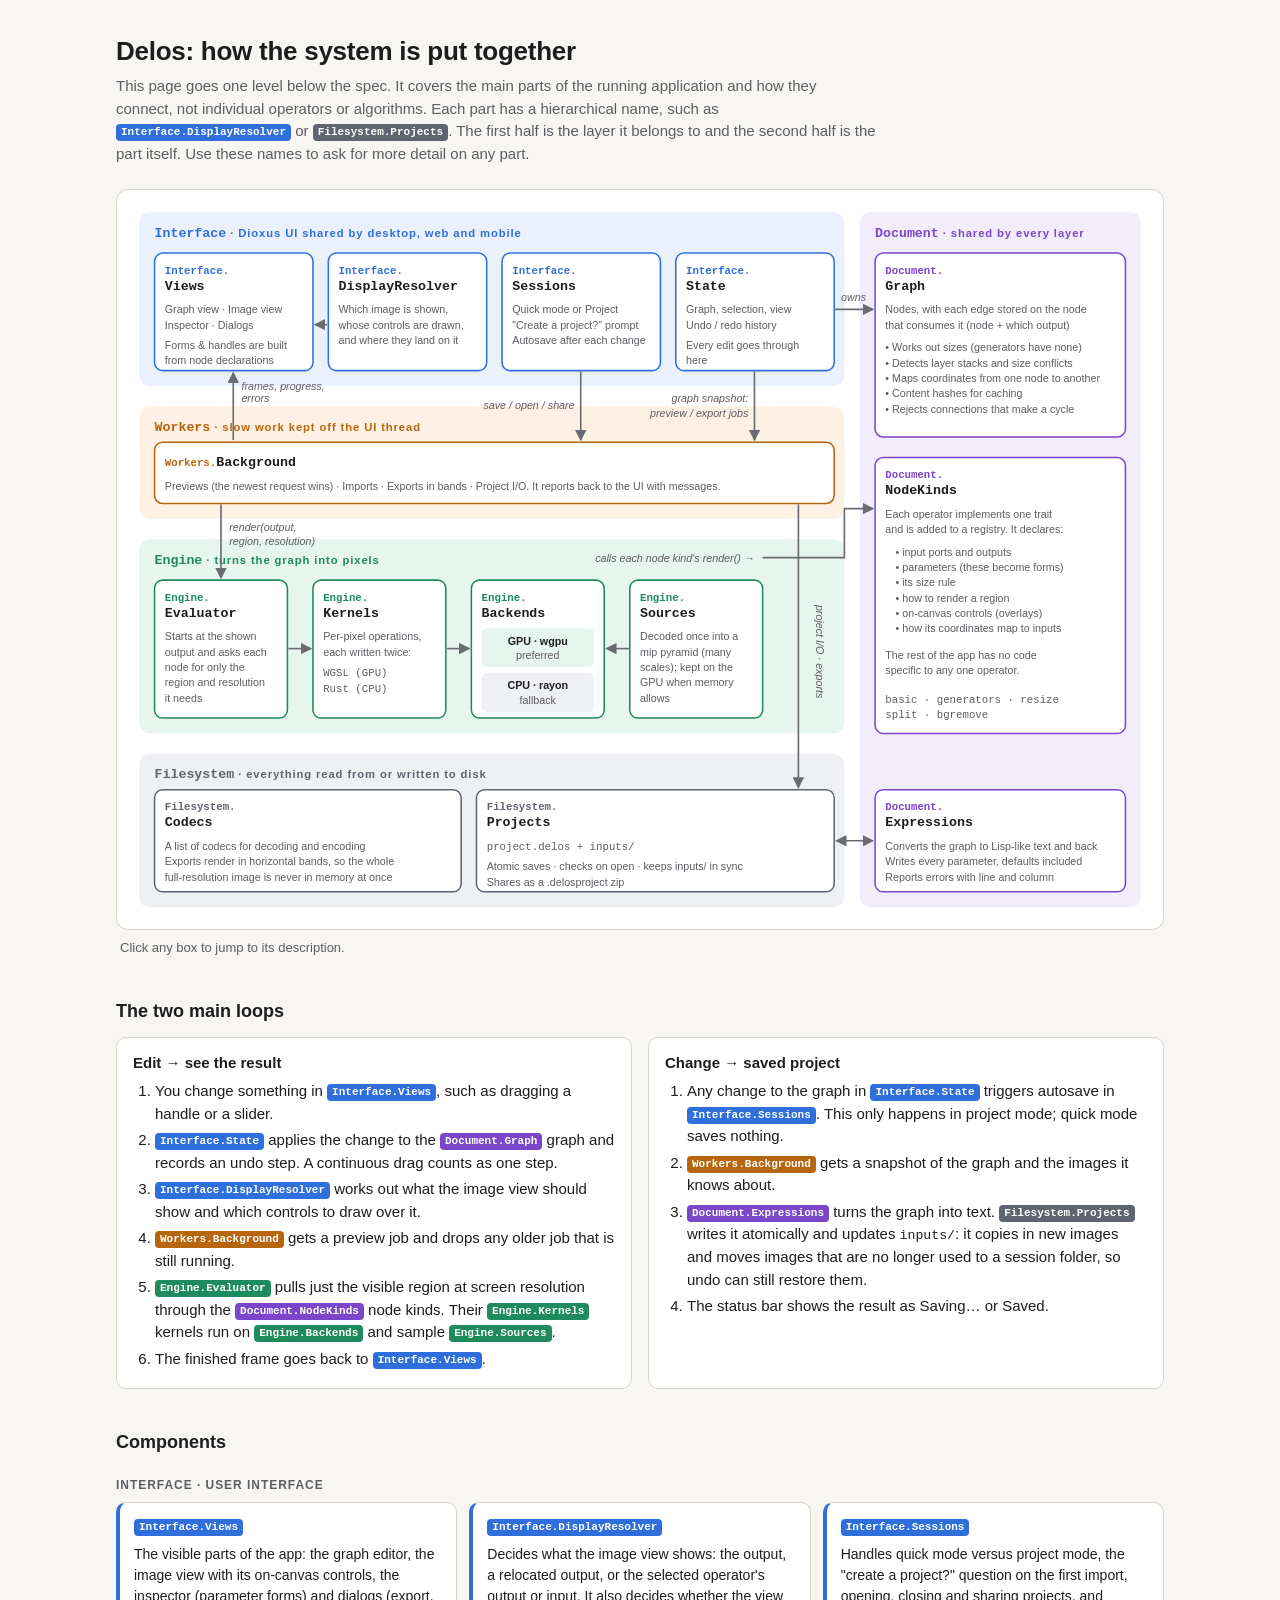
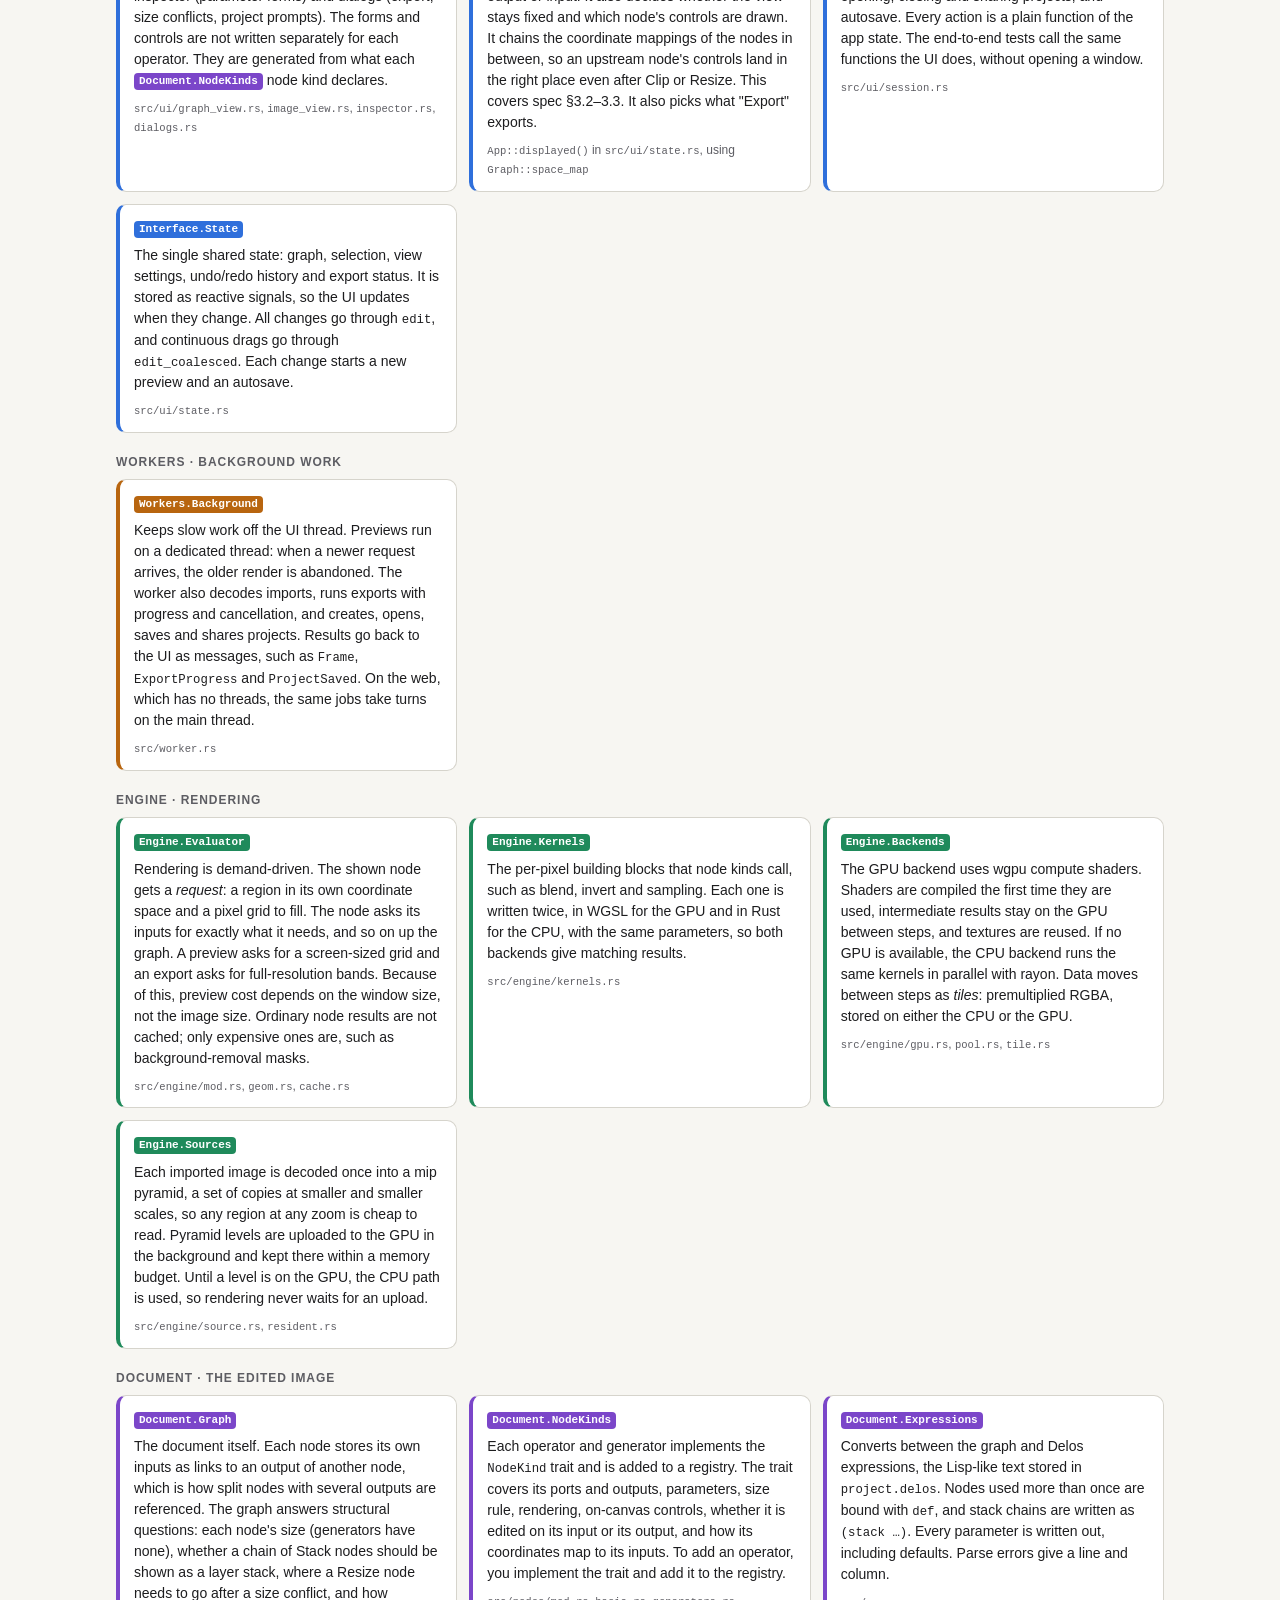
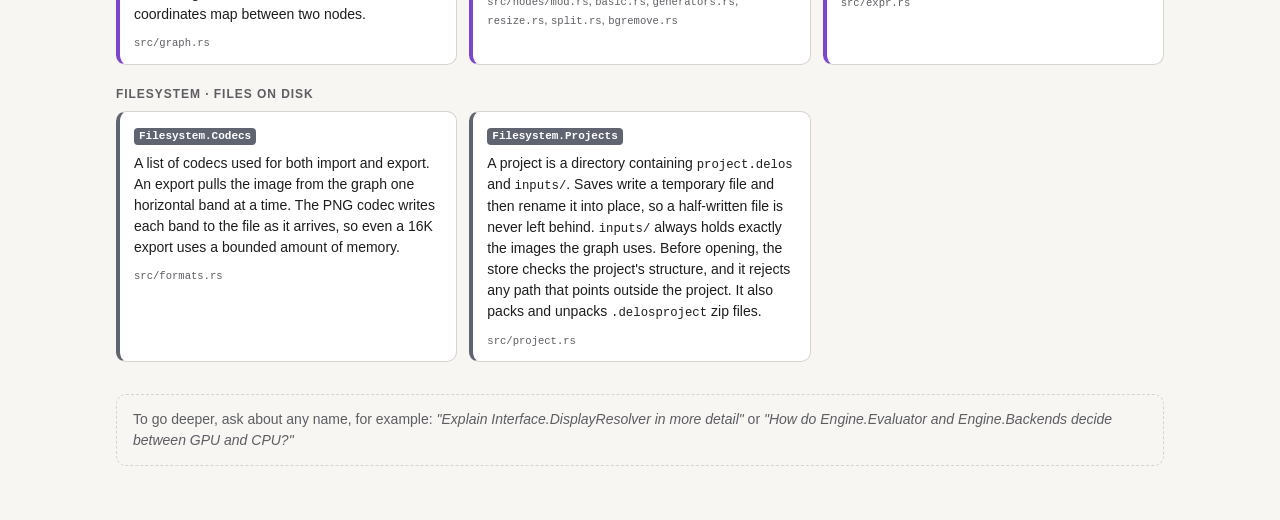
<file: system-models/architecture-overview/index.html>
<!doctype html>
<html lang="en">
<head>
<meta charset="utf-8">
<meta name="viewport" content="width=device-width, initial-scale=1">
<title>Delos Architecture Overview</title>
<style>
:root {
  --bg: #f7f6f2; --panel: #ffffff; --ink: #1d1d1f; --muted: #5d5d63; --line: #d6d4cc;
  --ui: #2f6fdb;     --ui-bg: #eaf1fd;
  --wk: #b8650f;     --wk-bg: #fdf1e3;
  --en: #1f8a5b;     --en-bg: #e6f5ee;
  --st: #5f6470;     --st-bg: #eef0f3;
  --doc: #7b46c9;    --doc-bg: #f2ecfb;
  --arrow: #6b6b72; --hl: #f5c542;
}
@media (prefers-color-scheme: dark) {
  :root:not([data-theme="light"]) {
    --bg: #141417; --panel: #1d1d22; --ink: #ececf0; --muted: #a2a2ac; --line: #34343c;
    --ui: #7aa7ff;  --ui-bg: #1b2538;
    --wk: #f0a656;  --wk-bg: #33261a;
    --en: #5ccf98;  --en-bg: #16301f;
    --st: #a9afba;  --st-bg: #25272d;
    --doc: #b791f5; --doc-bg: #2a2140;
    --arrow: #9a9aa4; --hl: #f5c542;
  }
}
:root[data-theme="dark"] {
  --bg: #141417; --panel: #1d1d22; --ink: #ececf0; --muted: #a2a2ac; --line: #34343c;
  --ui: #7aa7ff;  --ui-bg: #1b2538;
  --wk: #f0a656;  --wk-bg: #33261a;
  --en: #5ccf98;  --en-bg: #16301f;
  --st: #a9afba;  --st-bg: #25272d;
  --doc: #b791f5; --doc-bg: #2a2140;
  --arrow: #9a9aa4; --hl: #f5c542;
}
* { box-sizing: border-box; }
body {
  margin: 0; background: var(--bg); color: var(--ink);
  font: 15px/1.5 ui-sans-serif, -apple-system, "Segoe UI", Roboto, sans-serif;
}
main { max-width: 1080px; margin: 0 auto; padding: 32px 16px 64px; }
h1 { font-size: 26px; margin: 0 0 4px; letter-spacing: -0.01em; }
h2 { font-size: 18px; margin: 40px 0 12px; }
.lede { color: var(--muted); margin: 0 0 24px; max-width: 760px; }
code, .mono { font-family: ui-monospace, "SF Mono", Menlo, monospace; font-size: 0.88em; }
.diagram { background: var(--panel); border: 1px solid var(--line); border-radius: 12px; padding: 12px; overflow-x: auto; }
.diagram svg { display: block; width: 100%; min-width: 720px; height: auto; }
svg text { fill: var(--ink); font-family: ui-sans-serif, -apple-system, "Segoe UI", Roboto, sans-serif; }
svg .band-label { font-size: 11px; font-weight: 700; letter-spacing: 0.08em; }
svg .name { font-size: 13px; font-weight: 650; }
svg .ns { font-size: 10.5px; font-weight: 600; }
svg .detail { font-size: 10.5px; fill: var(--muted); }
svg .alabel { font-size: 10.5px; fill: var(--muted); font-style: italic; }
svg .id { font-size: 10.5px; font-weight: 700; fill: #fff; }
svg .comp { cursor: pointer; }
svg .comp rect.box { stroke-width: 1.5; transition: stroke-width .15s; }
svg .comp:hover rect.box, svg .comp.active rect.box { stroke-width: 3; }
.arrow { stroke: var(--arrow); stroke-width: 1.6; fill: none; }
.hint { color: var(--muted); font-size: 13px; margin: 8px 4px 0; }
ol.loop { margin: 0; padding-left: 22px; }
ol.loop li { margin: 4px 0; }
.loops { display: grid; grid-template-columns: 1fr 1fr; gap: 16px; }
.loops > div { background: var(--panel); border: 1px solid var(--line); border-radius: 10px; padding: 14px 16px; }
.loops h3 { margin: 0 0 6px; font-size: 15px; }
.tag { display: inline-block; font-family: ui-monospace, Menlo, monospace; font-size: 11px; font-weight: 700;
  color: #fff; border-radius: 4px; padding: 0 5px; line-height: 17px; vertical-align: 1px; }
.t-ui { background: var(--ui); } .t-wk { background: var(--wk); } .t-en { background: var(--en); }
.t-st { background: var(--st); } .t-doc { background: var(--doc); }
@media (prefers-color-scheme: dark) { :root:not([data-theme="light"]) .tag, :root:not([data-theme="light"]) svg .id { color: #111; fill: #111; } }
:root[data-theme="dark"] .tag, :root[data-theme="dark"] svg .id { color: #111; fill: #111; }
.cards { display: grid; grid-template-columns: repeat(auto-fill, minmax(300px, 1fr)); gap: 12px; }
.card { background: var(--panel); border: 1px solid var(--line); border-left-width: 4px; border-radius: 10px; padding: 12px 14px; scroll-margin-top: 16px; transition: box-shadow .2s; }
.card.active { box-shadow: 0 0 0 3px var(--hl); }
.card h3 { margin: 0 0 6px; font-size: 15px; }
.card p { margin: 0 0 8px; font-size: 14px; }
.card .files { font-size: 12px; color: var(--muted); margin: 0; }
.c-ui { border-left-color: var(--ui); } .c-wk { border-left-color: var(--wk); } .c-en { border-left-color: var(--en); }
.c-st { border-left-color: var(--st); } .c-doc { border-left-color: var(--doc); }
.group-title { font-size: 12px; font-weight: 700; letter-spacing: .08em; text-transform: uppercase; color: var(--muted); margin: 20px 0 8px; }
.ask { margin-top: 32px; padding: 14px 16px; border: 1px dashed var(--line); border-radius: 10px; color: var(--muted); font-size: 14px; }
@media (max-width: 700px) { .loops { grid-template-columns: 1fr; } }
</style>
</head>
<body>
<main>
  <h1>Delos: how the system is put together</h1>
  <p class="lede">This page goes one level below the spec. It covers the main parts of the running application and how they connect, not individual operators or algorithms. Each part has a hierarchical name, such as <span class="tag t-ui">Interface.DisplayResolver</span> or <span class="tag t-st">Filesystem.Projects</span>. The first half is the layer it belongs to and the second half is the part itself. Use these names to ask for more detail on any part.</p>

  <div class="diagram">
  <svg viewBox="0 0 1000 700" role="img" aria-label="Architecture diagram of Delos">
    <defs>
      <marker id="ah" viewBox="0 0 10 10" refX="9" refY="5" markerWidth="7" markerHeight="7" orient="auto-start-reverse">
        <path d="M0,0 L10,5 L0,10 z" fill="var(--arrow)"/>
      </marker>
    </defs>

    <!-- Bands -->
    <rect x="10" y="10" width="690" height="170" rx="10" fill="var(--ui-bg)"/>
    <text x="25" y="34" class="band-label" style="fill:var(--ui)"><tspan class="mono" style="font-size:13px;letter-spacing:0">Interface</tspan>  ·  Dioxus UI shared by desktop, web and mobile</text>
    <rect x="10" y="200" width="690" height="110" rx="10" fill="var(--wk-bg)"/>
    <text x="25" y="224" class="band-label" style="fill:var(--wk)"><tspan class="mono" style="font-size:13px;letter-spacing:0">Workers</tspan>  ·  slow work kept off the UI thread</text>
    <rect x="10" y="330" width="690" height="190" rx="10" fill="var(--en-bg)"/>
    <text x="25" y="354" class="band-label" style="fill:var(--en)"><tspan class="mono" style="font-size:13px;letter-spacing:0">Engine</tspan>  ·  turns the graph into pixels</text>
    <rect x="10" y="540" width="690" height="150" rx="10" fill="var(--st-bg)"/>
    <text x="25" y="564" class="band-label" style="fill:var(--st)"><tspan class="mono" style="font-size:13px;letter-spacing:0">Filesystem</tspan>  ·  everything read from or written to disk</text>
    <rect x="715" y="10" width="275" height="680" rx="10" fill="var(--doc-bg)"/>
    <text x="730" y="34" class="band-label" style="fill:var(--doc)"><tspan class="mono" style="font-size:13px;letter-spacing:0">Document</tspan>  ·  shared by every layer</text>

    <!-- Interface -->
    <g class="comp" data-id="Interface.Views">
      <rect class="box" x="25" y="50" width="155" height="115" rx="8" fill="var(--panel)" stroke="var(--ui)"/>
      <text x="35" y="70" class="ns mono" style="fill:var(--ui)">Interface.</text>
      <text x="35" y="86" class="name mono">Views</text>
      <text x="35" y="109" class="detail">Graph view · Image view</text>
      <text x="35" y="124" class="detail">Inspector · Dialogs</text>
      <text x="35" y="144" class="detail">Forms &amp; handles are built</text>
      <text x="35" y="159" class="detail">from node declarations</text>
    </g>
    <g class="comp" data-id="Interface.DisplayResolver">
      <rect class="box" x="195" y="50" width="155" height="115" rx="8" fill="var(--panel)" stroke="var(--ui)"/>
      <text x="205" y="70" class="ns mono" style="fill:var(--ui)">Interface.</text>
      <text x="205" y="86" class="name mono">DisplayResolver</text>
      <text x="205" y="109" class="detail">Which image is shown,</text>
      <text x="205" y="124" class="detail">whose controls are drawn,</text>
      <text x="205" y="139" class="detail">and where they land on it</text>
    </g>
    <g class="comp" data-id="Interface.Sessions">
      <rect class="box" x="365" y="50" width="155" height="115" rx="8" fill="var(--panel)" stroke="var(--ui)"/>
      <text x="375" y="70" class="ns mono" style="fill:var(--ui)">Interface.</text>
      <text x="375" y="86" class="name mono">Sessions</text>
      <text x="375" y="109" class="detail">Quick mode or Project</text>
      <text x="375" y="124" class="detail">"Create a project?" prompt</text>
      <text x="375" y="139" class="detail">Autosave after each change</text>
    </g>
    <g class="comp" data-id="Interface.State">
      <rect class="box" x="535" y="50" width="155" height="115" rx="8" fill="var(--panel)" stroke="var(--ui)"/>
      <text x="545" y="70" class="ns mono" style="fill:var(--ui)">Interface.</text>
      <text x="545" y="86" class="name mono">State</text>
      <text x="545" y="109" class="detail">Graph, selection, view</text>
      <text x="545" y="124" class="detail">Undo / redo history</text>
      <text x="545" y="144" class="detail">Every edit goes through</text>
      <text x="545" y="159" class="detail">here</text>
    </g>

    <!-- Worker -->
    <g class="comp" data-id="Workers.Background">
      <rect class="box" x="25" y="235" width="665" height="60" rx="8" fill="var(--panel)" stroke="var(--wk)"/>
      <text x="35" y="258" class="name mono"><tspan class="ns" style="fill:var(--wk)">Workers.</tspan>Background</text>
      <text x="35" y="282" class="detail">Previews (the newest request wins) · Imports · Exports in bands · Project I/O. It reports back to the UI with messages.</text>
    </g>

    <!-- Engine -->
    <g class="comp" data-id="Engine.Evaluator">
      <rect class="box" x="25" y="370" width="130" height="135" rx="8" fill="var(--panel)" stroke="var(--en)"/>
      <text x="35" y="390" class="ns mono" style="fill:var(--en)">Engine.</text>
      <text x="35" y="406" class="name mono">Evaluator</text>
      <text x="35" y="429" class="detail">Starts at the shown</text>
      <text x="35" y="444" class="detail">output and asks each</text>
      <text x="35" y="459" class="detail">node for only the</text>
      <text x="35" y="474" class="detail">region and resolution</text>
      <text x="35" y="489" class="detail">it needs</text>
    </g>
    <g class="comp" data-id="Engine.Kernels">
      <rect class="box" x="180" y="370" width="130" height="135" rx="8" fill="var(--panel)" stroke="var(--en)"/>
      <text x="190" y="390" class="ns mono" style="fill:var(--en)">Engine.</text>
      <text x="190" y="406" class="name mono">Kernels</text>
      <text x="190" y="429" class="detail">Per-pixel operations,</text>
      <text x="190" y="444" class="detail">each written twice:</text>
      <text x="190" y="464" class="detail mono">WGSL  (GPU)</text>
      <text x="190" y="479" class="detail mono">Rust  (CPU)</text>
    </g>
    <g class="comp" data-id="Engine.Backends">
      <rect class="box" x="335" y="370" width="130" height="135" rx="8" fill="var(--panel)" stroke="var(--en)"/>
      <text x="345" y="390" class="ns mono" style="fill:var(--en)">Engine.</text>
      <text x="345" y="406" class="name mono">Backends</text>
      <rect x="345" y="417" width="110" height="38" rx="5" fill="var(--en-bg)"/>
      <text x="400" y="433" class="detail" text-anchor="middle" style="font-weight:600;fill:var(--ink)">GPU · wgpu</text>
      <text x="400" y="447" class="detail" text-anchor="middle">preferred</text>
      <rect x="345" y="461" width="110" height="38" rx="5" fill="var(--st-bg)"/>
      <text x="400" y="477" class="detail" text-anchor="middle" style="font-weight:600;fill:var(--ink)">CPU · rayon</text>
      <text x="400" y="491" class="detail" text-anchor="middle">fallback</text>
    </g>
    <g class="comp" data-id="Engine.Sources">
      <rect class="box" x="490" y="370" width="130" height="135" rx="8" fill="var(--panel)" stroke="var(--en)"/>
      <text x="500" y="390" class="ns mono" style="fill:var(--en)">Engine.</text>
      <text x="500" y="406" class="name mono">Sources</text>
      <text x="500" y="429" class="detail">Decoded once into a</text>
      <text x="500" y="444" class="detail">mip pyramid (many</text>
      <text x="500" y="459" class="detail">scales); kept on the</text>
      <text x="500" y="474" class="detail">GPU when memory</text>
      <text x="500" y="489" class="detail">allows</text>
    </g>
    <!-- engine internal arrows -->
    <line x1="156" y1="437" x2="178" y2="437" class="arrow" marker-end="url(#ah)"/>
    <line x1="311" y1="437" x2="333" y2="437" class="arrow" marker-end="url(#ah)"/>
    <line x1="489" y1="437" x2="467" y2="437" class="arrow" marker-end="url(#ah)"/>

    <!-- Disk -->
    <g class="comp" data-id="Filesystem.Codecs">
      <rect class="box" x="25" y="575" width="300" height="100" rx="8" fill="var(--panel)" stroke="var(--st)"/>
      <text x="35" y="595" class="ns mono" style="fill:var(--st)">Filesystem.</text>
      <text x="35" y="611" class="name mono">Codecs</text>
      <text x="35" y="634" class="detail">A list of codecs for decoding and encoding</text>
      <text x="35" y="649" class="detail">Exports render in horizontal bands, so the whole</text>
      <text x="35" y="664" class="detail">full-resolution image is never in memory at once</text>
    </g>
    <g class="comp" data-id="Filesystem.Projects">
      <rect class="box" x="340" y="575" width="350" height="100" rx="8" fill="var(--panel)" stroke="var(--st)"/>
      <text x="350" y="595" class="ns mono" style="fill:var(--st)">Filesystem.</text>
      <text x="350" y="611" class="name mono">Projects</text>
      <text x="350" y="634" class="detail mono">project.delos  +  inputs/</text>
      <text x="350" y="654" class="detail">Atomic saves · checks on open · keeps inputs/ in sync</text>
      <text x="350" y="669" class="detail">Shares as a .delosproject zip</text>
    </g>

    <!-- Document model -->
    <g class="comp" data-id="Document.Graph">
      <rect class="box" x="730" y="50" width="245" height="180" rx="8" fill="var(--panel)" stroke="var(--doc)"/>
      <text x="740" y="70" class="ns mono" style="fill:var(--doc)">Document.</text>
      <text x="740" y="86" class="name mono">Graph</text>
      <text x="740" y="109" class="detail">Nodes, with each edge stored on the node</text>
      <text x="740" y="124" class="detail">that consumes it (node + which output)</text>
      <text x="740" y="146" class="detail">• Works out sizes (generators have none)</text>
      <text x="740" y="161" class="detail">• Detects layer stacks and size conflicts</text>
      <text x="740" y="176" class="detail">• Maps coordinates from one node to another</text>
      <text x="740" y="191" class="detail">• Content hashes for caching</text>
      <text x="740" y="206" class="detail">• Rejects connections that make a cycle</text>
    </g>
    <g class="comp" data-id="Document.NodeKinds">
      <rect class="box" x="730" y="250" width="245" height="270" rx="8" fill="var(--panel)" stroke="var(--doc)"/>
      <text x="740" y="270" class="ns mono" style="fill:var(--doc)">Document.</text>
      <text x="740" y="286" class="name mono">NodeKinds</text>
      <text x="740" y="309" class="detail">Each operator implements one trait</text>
      <text x="740" y="324" class="detail">and is added to a registry. It declares:</text>
      <text x="750" y="346" class="detail">• input ports and outputs</text>
      <text x="750" y="361" class="detail">• parameters (these become forms)</text>
      <text x="750" y="376" class="detail">• its size rule</text>
      <text x="750" y="391" class="detail">• how to render a region</text>
      <text x="750" y="406" class="detail">• on-canvas controls (overlays)</text>
      <text x="750" y="421" class="detail">• how its coordinates map to inputs</text>
      <text x="740" y="447" class="detail">The rest of the app has no code</text>
      <text x="740" y="462" class="detail">specific to any one operator.</text>
      <text x="740" y="490" class="detail mono">basic · generators · resize</text>
      <text x="740" y="505" class="detail mono">split · bgremove</text>
    </g>
    <g class="comp" data-id="Document.Expressions">
      <rect class="box" x="730" y="575" width="245" height="100" rx="8" fill="var(--panel)" stroke="var(--doc)"/>
      <text x="740" y="595" class="ns mono" style="fill:var(--doc)">Document.</text>
      <text x="740" y="611" class="name mono">Expressions</text>
      <text x="740" y="634" class="detail">Converts the graph to Lisp-like text and back</text>
      <text x="740" y="649" class="detail">Writes every parameter, defaults included</text>
      <text x="740" y="664" class="detail">Reports errors with line and column</text>
    </g>

    <!-- Cross-layer arrows -->
    <!-- Interface.State -> Document.Graph -->
    <line x1="691" y1="105" x2="728" y2="105" class="arrow" marker-end="url(#ah)"/>
    <text x="709" y="97" class="alabel" text-anchor="middle">owns</text>
    <!-- Interface.State -> Workers.Background preview/export jobs -->
    <line x1="612" y1="166" x2="612" y2="233" class="arrow" marker-end="url(#ah)"/>
    <text x="606" y="196" class="alabel" text-anchor="end">graph snapshot:</text>
    <text x="606" y="210" class="alabel" text-anchor="end">preview / export jobs</text>
    <!-- Interface.Sessions -> Workers.Background autosave -->
    <line x1="442" y1="166" x2="442" y2="233" class="arrow" marker-end="url(#ah)"/>
    <text x="436" y="203" class="alabel" text-anchor="end">save / open / share</text>
    <!-- Workers.Background -> Interface.Views frames -->
    <line x1="102" y1="233" x2="102" y2="167" class="arrow" marker-end="url(#ah)"/>
    <text x="110" y="184" class="alabel">frames, progress,</text>
    <text x="110" y="196" class="alabel">errors</text>
    <!-- Interface.DisplayResolver -> Interface.Views -->
    <line x1="194" y1="120" x2="182" y2="120" class="arrow" marker-end="url(#ah)"/>
    <!-- Workers.Background -> Engine.Evaluator -->
    <line x1="90" y1="296" x2="90" y2="368" class="arrow" marker-end="url(#ah)"/>
    <text x="98" y="322" class="alabel">render(output,</text>
    <text x="98" y="336" class="alabel">region, resolution)</text>
    <!-- Workers.Background -> disk lane -->
    <line x1="655" y1="296" x2="655" y2="573" class="arrow" marker-end="url(#ah)"/>
    <text x="0" y="0" class="alabel" text-anchor="middle" transform="translate(672 440) rotate(90)">project I/O · exports</text>
    <!-- Engine -> Document.NodeKinds -->
    <path d="M 620 348 L 700 348 L 700 300 L 728 300" class="arrow" marker-end="url(#ah)"/>
    <text x="612" y="352" class="alabel" text-anchor="end">calls each node kind's render() →</text>
    <!-- Filesystem.Projects <-> Document.Expressions -->
    <line x1="692" y1="625" x2="728" y2="625" class="arrow" marker-start="url(#ah)" marker-end="url(#ah)"/>
  </svg>
  </div>
  <p class="hint">Click any box to jump to its description.</p>

  <h2>The two main loops</h2>
  <div class="loops">
    <div>
      <h3>Edit → see the result</h3>
      <ol class="loop">
        <li>You change something in <span class="tag t-ui">Interface.Views</span>, such as dragging a handle or a slider.</li>
        <li><span class="tag t-ui">Interface.State</span> applies the change to the <span class="tag t-doc">Document.Graph</span> graph and records an undo step. A continuous drag counts as one step.</li>
        <li><span class="tag t-ui">Interface.DisplayResolver</span> works out what the image view should show and which controls to draw over it.</li>
        <li><span class="tag t-wk">Workers.Background</span> gets a preview job and drops any older job that is still running.</li>
        <li><span class="tag t-en">Engine.Evaluator</span> pulls just the visible region at screen resolution through the <span class="tag t-doc">Document.NodeKinds</span> node kinds. Their <span class="tag t-en">Engine.Kernels</span> kernels run on <span class="tag t-en">Engine.Backends</span> and sample <span class="tag t-en">Engine.Sources</span>.</li>
        <li>The finished frame goes back to <span class="tag t-ui">Interface.Views</span>.</li>
      </ol>
    </div>
    <div>
      <h3>Change → saved project</h3>
      <ol class="loop">
        <li>Any change to the graph in <span class="tag t-ui">Interface.State</span> triggers autosave in <span class="tag t-ui">Interface.Sessions</span>. This only happens in project mode; quick mode saves nothing.</li>
        <li><span class="tag t-wk">Workers.Background</span> gets a snapshot of the graph and the images it knows about.</li>
        <li><span class="tag t-doc">Document.Expressions</span> turns the graph into text. <span class="tag t-st">Filesystem.Projects</span> writes it atomically and updates <code>inputs/</code>: it copies in new images and moves images that are no longer used to a session folder, so undo can still restore them.</li>
        <li>The status bar shows the result as Saving… or Saved.</li>
      </ol>
    </div>
  </div>

  <h2>Components</h2>

  <div class="group-title">Interface · user interface</div>
  <div class="cards">
    <div class="card c-ui" id="Interface.Views"><h3><span class="tag t-ui">Interface.Views</span></h3>
      <p>The visible parts of the app: the graph editor, the image view with its on-canvas controls, the inspector (parameter forms) and dialogs (export, size conflicts, project prompts). The forms and controls are not written separately for each operator. They are generated from what each <span class="tag t-doc">Document.NodeKinds</span> node kind declares.</p>
      <p class="files"><code>src/ui/graph_view.rs</code>, <code>image_view.rs</code>, <code>inspector.rs</code>, <code>dialogs.rs</code></p></div>
    <div class="card c-ui" id="Interface.DisplayResolver"><h3><span class="tag t-ui">Interface.DisplayResolver</span></h3>
      <p>Decides what the image view shows: the output, a relocated output, or the selected operator's output or input. It also decides whether the view stays fixed and which node's controls are drawn. It chains the coordinate mappings of the nodes in between, so an upstream node's controls land in the right place even after Clip or Resize. This covers spec §3.2–3.3. It also picks what "Export" exports.</p>
      <p class="files"><code>App::displayed()</code> in <code>src/ui/state.rs</code>, using <code>Graph::space_map</code></p></div>
    <div class="card c-ui" id="Interface.Sessions"><h3><span class="tag t-ui">Interface.Sessions</span></h3>
      <p>Handles quick mode versus project mode, the "create a project?" question on the first import, opening, closing and sharing projects, and autosave. Every action is a plain function of the app state. The end-to-end tests call the same functions the UI does, without opening a window.</p>
      <p class="files"><code>src/ui/session.rs</code></p></div>
    <div class="card c-ui" id="Interface.State"><h3><span class="tag t-ui">Interface.State</span></h3>
      <p>The single shared state: graph, selection, view settings, undo/redo history and export status. It is stored as reactive signals, so the UI updates when they change. All changes go through <code>edit</code>, and continuous drags go through <code>edit_coalesced</code>. Each change starts a new preview and an autosave.</p>
      <p class="files"><code>src/ui/state.rs</code></p></div>
  </div>

  <div class="group-title">Workers · background work</div>
  <div class="cards">
    <div class="card c-wk" id="Workers.Background"><h3><span class="tag t-wk">Workers.Background</span></h3>
      <p>Keeps slow work off the UI thread. Previews run on a dedicated thread: when a newer request arrives, the older render is abandoned. The worker also decodes imports, runs exports with progress and cancellation, and creates, opens, saves and shares projects. Results go back to the UI as messages, such as <code>Frame</code>, <code>ExportProgress</code> and <code>ProjectSaved</code>. On the web, which has no threads, the same jobs take turns on the main thread.</p>
      <p class="files"><code>src/worker.rs</code></p></div>
  </div>

  <div class="group-title">Engine · rendering</div>
  <div class="cards">
    <div class="card c-en" id="Engine.Evaluator"><h3><span class="tag t-en">Engine.Evaluator</span></h3>
      <p>Rendering is demand-driven. The shown node gets a <em>request</em>: a region in its own coordinate space and a pixel grid to fill. The node asks its inputs for exactly what it needs, and so on up the graph. A preview asks for a screen-sized grid and an export asks for full-resolution bands. Because of this, preview cost depends on the window size, not the image size. Ordinary node results are not cached; only expensive ones are, such as background-removal masks.</p>
      <p class="files"><code>src/engine/mod.rs</code>, <code>geom.rs</code>, <code>cache.rs</code></p></div>
    <div class="card c-en" id="Engine.Kernels"><h3><span class="tag t-en">Engine.Kernels</span></h3>
      <p>The per-pixel building blocks that node kinds call, such as blend, invert and sampling. Each one is written twice, in WGSL for the GPU and in Rust for the CPU, with the same parameters, so both backends give matching results.</p>
      <p class="files"><code>src/engine/kernels.rs</code></p></div>
    <div class="card c-en" id="Engine.Backends"><h3><span class="tag t-en">Engine.Backends</span></h3>
      <p>The GPU backend uses wgpu compute shaders. Shaders are compiled the first time they are used, intermediate results stay on the GPU between steps, and textures are reused. If no GPU is available, the CPU backend runs the same kernels in parallel with rayon. Data moves between steps as <em>tiles</em>: premultiplied RGBA, stored on either the CPU or the GPU.</p>
      <p class="files"><code>src/engine/gpu.rs</code>, <code>pool.rs</code>, <code>tile.rs</code></p></div>
    <div class="card c-en" id="Engine.Sources"><h3><span class="tag t-en">Engine.Sources</span></h3>
      <p>Each imported image is decoded once into a mip pyramid, a set of copies at smaller and smaller scales, so any region at any zoom is cheap to read. Pyramid levels are uploaded to the GPU in the background and kept there within a memory budget. Until a level is on the GPU, the CPU path is used, so rendering never waits for an upload.</p>
      <p class="files"><code>src/engine/source.rs</code>, <code>resident.rs</code></p></div>
  </div>

  <div class="group-title">Document · the edited image</div>
  <div class="cards">
    <div class="card c-doc" id="Document.Graph"><h3><span class="tag t-doc">Document.Graph</span></h3>
      <p>The document itself. Each node stores its own inputs as links to an output of another node, which is how split nodes with several outputs are referenced. The graph answers structural questions: each node's size (generators have none), whether a chain of Stack nodes should be shown as a layer stack, where a Resize node needs to go after a size conflict, and how coordinates map between two nodes.</p>
      <p class="files"><code>src/graph.rs</code></p></div>
    <div class="card c-doc" id="Document.NodeKinds"><h3><span class="tag t-doc">Document.NodeKinds</span></h3>
      <p>Each operator and generator implements the <code>NodeKind</code> trait and is added to a registry. The trait covers its ports and outputs, parameters, size rule, rendering, on-canvas controls, whether it is edited on its input or its output, and how its coordinates map to its inputs. To add an operator, you implement the trait and add it to the registry.</p>
      <p class="files"><code>src/nodes/mod.rs</code>, <code>basic.rs</code>, <code>generators.rs</code>, <code>resize.rs</code>, <code>split.rs</code>, <code>bgremove.rs</code></p></div>
    <div class="card c-doc" id="Document.Expressions"><h3><span class="tag t-doc">Document.Expressions</span></h3>
      <p>Converts between the graph and Delos expressions, the Lisp-like text stored in <code>project.delos</code>. Nodes used more than once are bound with <code>def</code>, and stack chains are written as <code>(stack …)</code>. Every parameter is written out, including defaults. Parse errors give a line and column.</p>
      <p class="files"><code>src/expr.rs</code></p></div>
  </div>

  <div class="group-title">Filesystem · files on disk</div>
  <div class="cards">
    <div class="card c-st" id="Filesystem.Codecs"><h3><span class="tag t-st">Filesystem.Codecs</span></h3>
      <p>A list of codecs used for both import and export. An export pulls the image from the graph one horizontal band at a time. The PNG codec writes each band to the file as it arrives, so even a 16K export uses a bounded amount of memory.</p>
      <p class="files"><code>src/formats.rs</code></p></div>
    <div class="card c-st" id="Filesystem.Projects"><h3><span class="tag t-st">Filesystem.Projects</span></h3>
      <p>A project is a directory containing <code>project.delos</code> and <code>inputs/</code>. Saves write a temporary file and then rename it into place, so a half-written file is never left behind. <code>inputs/</code> always holds exactly the images the graph uses. Before opening, the store checks the project's structure, and it rejects any path that points outside the project. It also packs and unpacks <code>.delosproject</code> zip files.</p>
      <p class="files"><code>src/project.rs</code></p></div>
  </div>

  <div class="ask">To go deeper, ask about any name, for example: <em>"Explain Interface.DisplayResolver in more detail"</em> or <em>"How do Engine.Evaluator and Engine.Backends decide between GPU and CPU?"</em></div>
</main>
<script>
document.querySelectorAll('svg .comp').forEach(g => {
  g.addEventListener('click', () => {
    const id = g.dataset.id;
    document.querySelectorAll('.active').forEach(e => e.classList.remove('active'));
    g.classList.add('active');
    const card = document.getElementById(id);
    if (card) { card.classList.add('active'); card.scrollIntoView({ behavior: 'smooth', block: 'center' }); }
  });
});
</script>
</body>
</html>
</file>
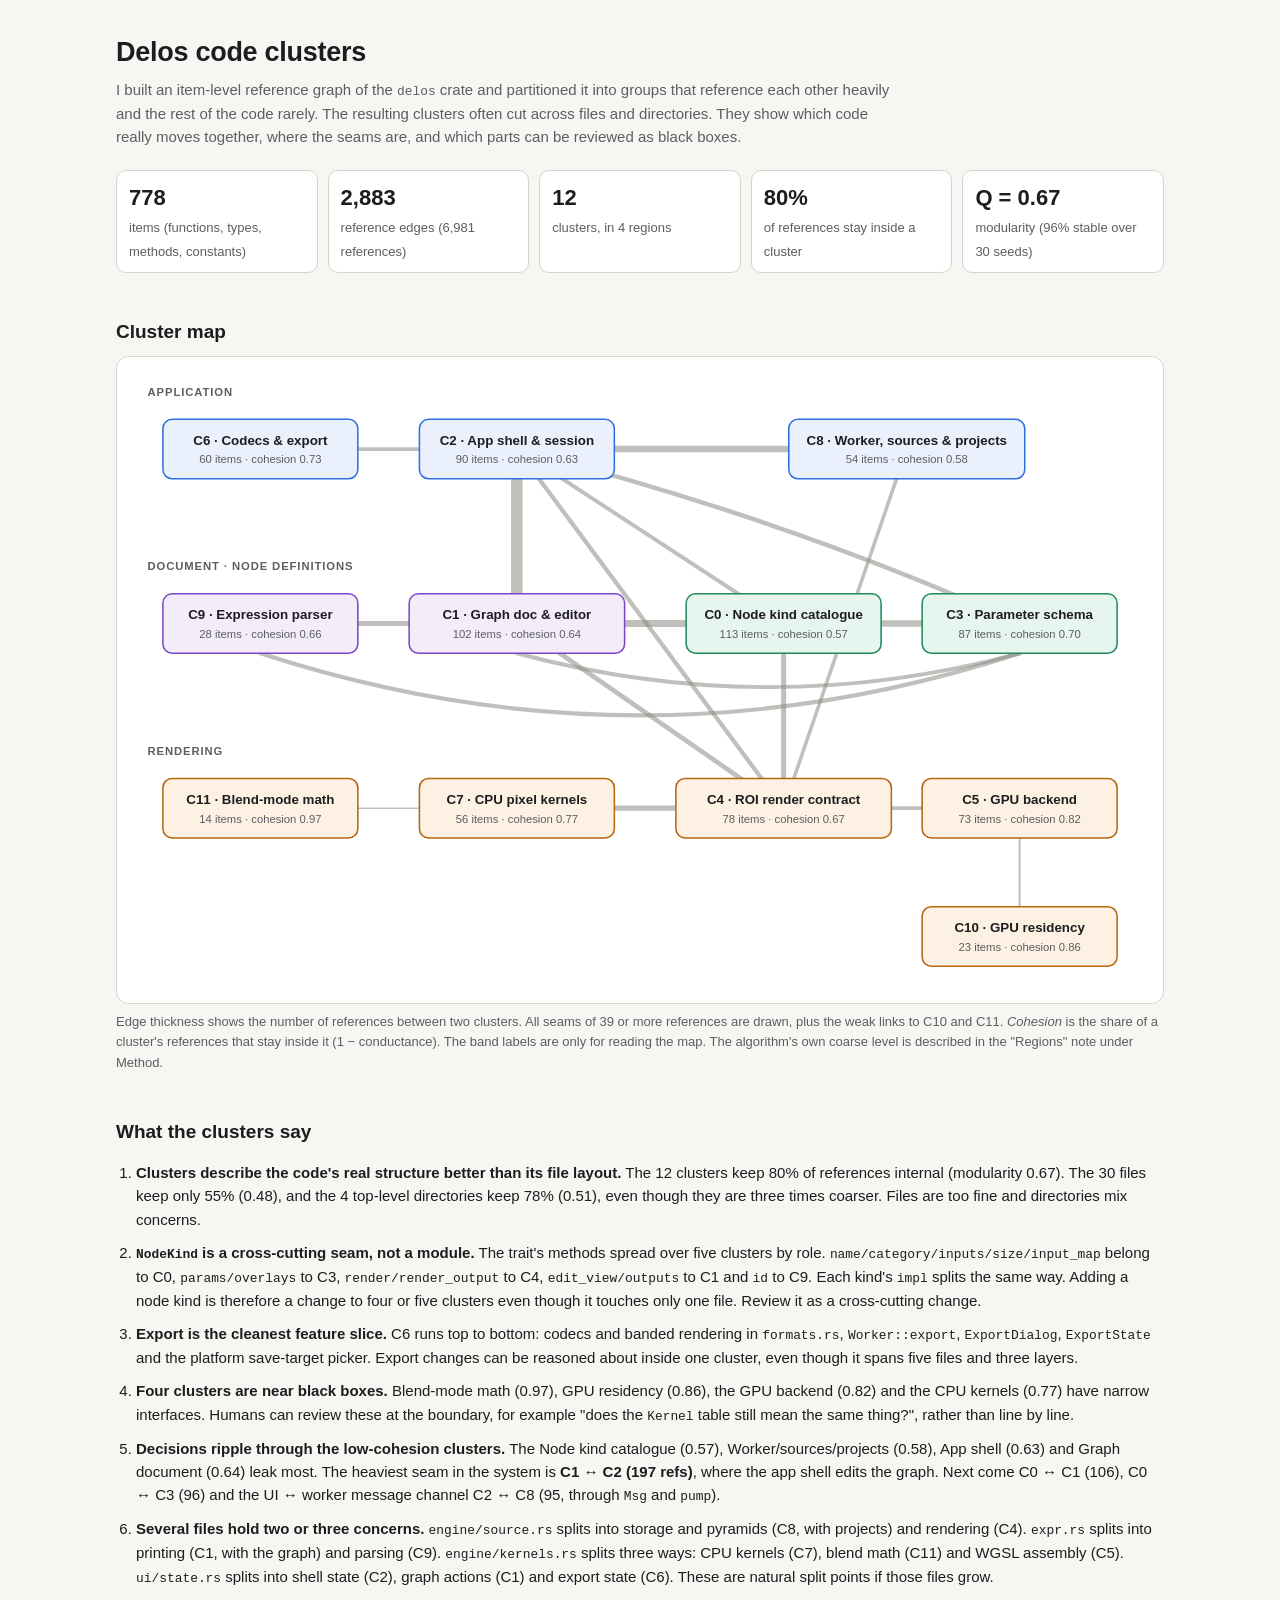
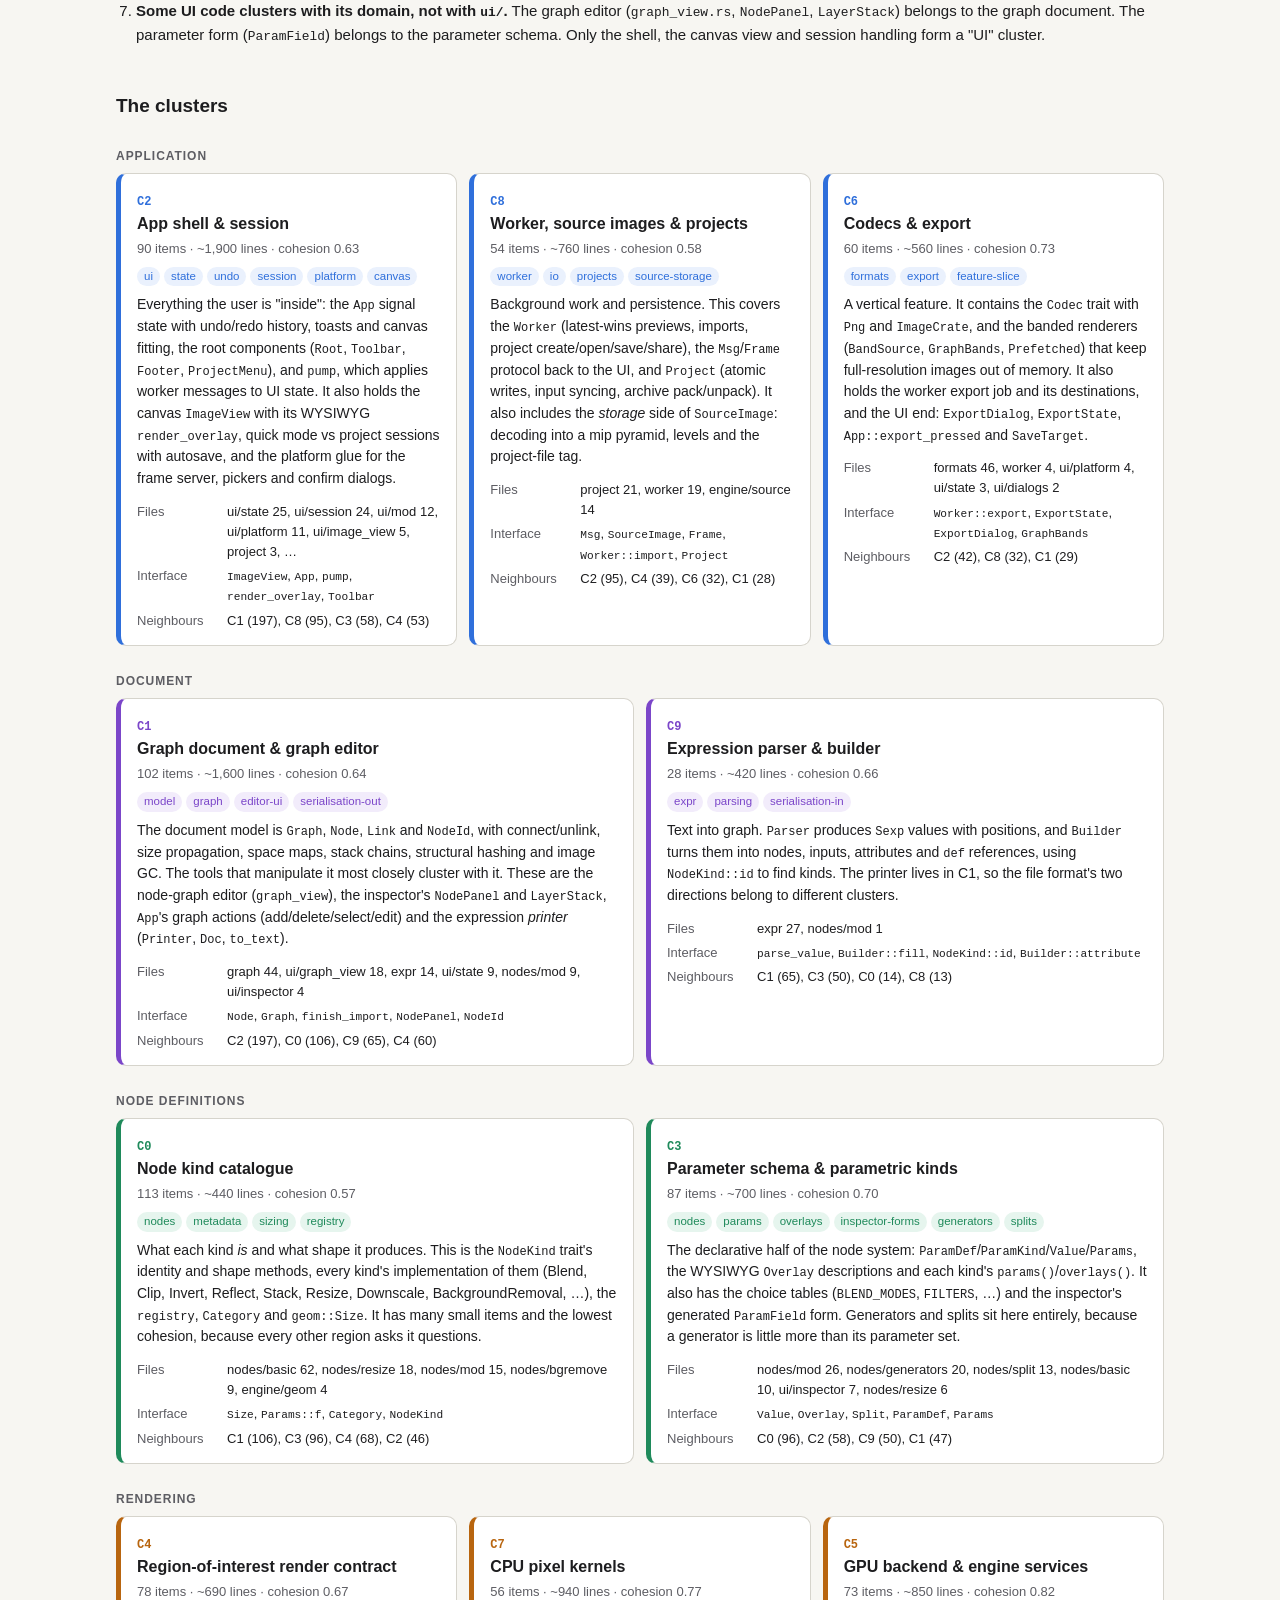
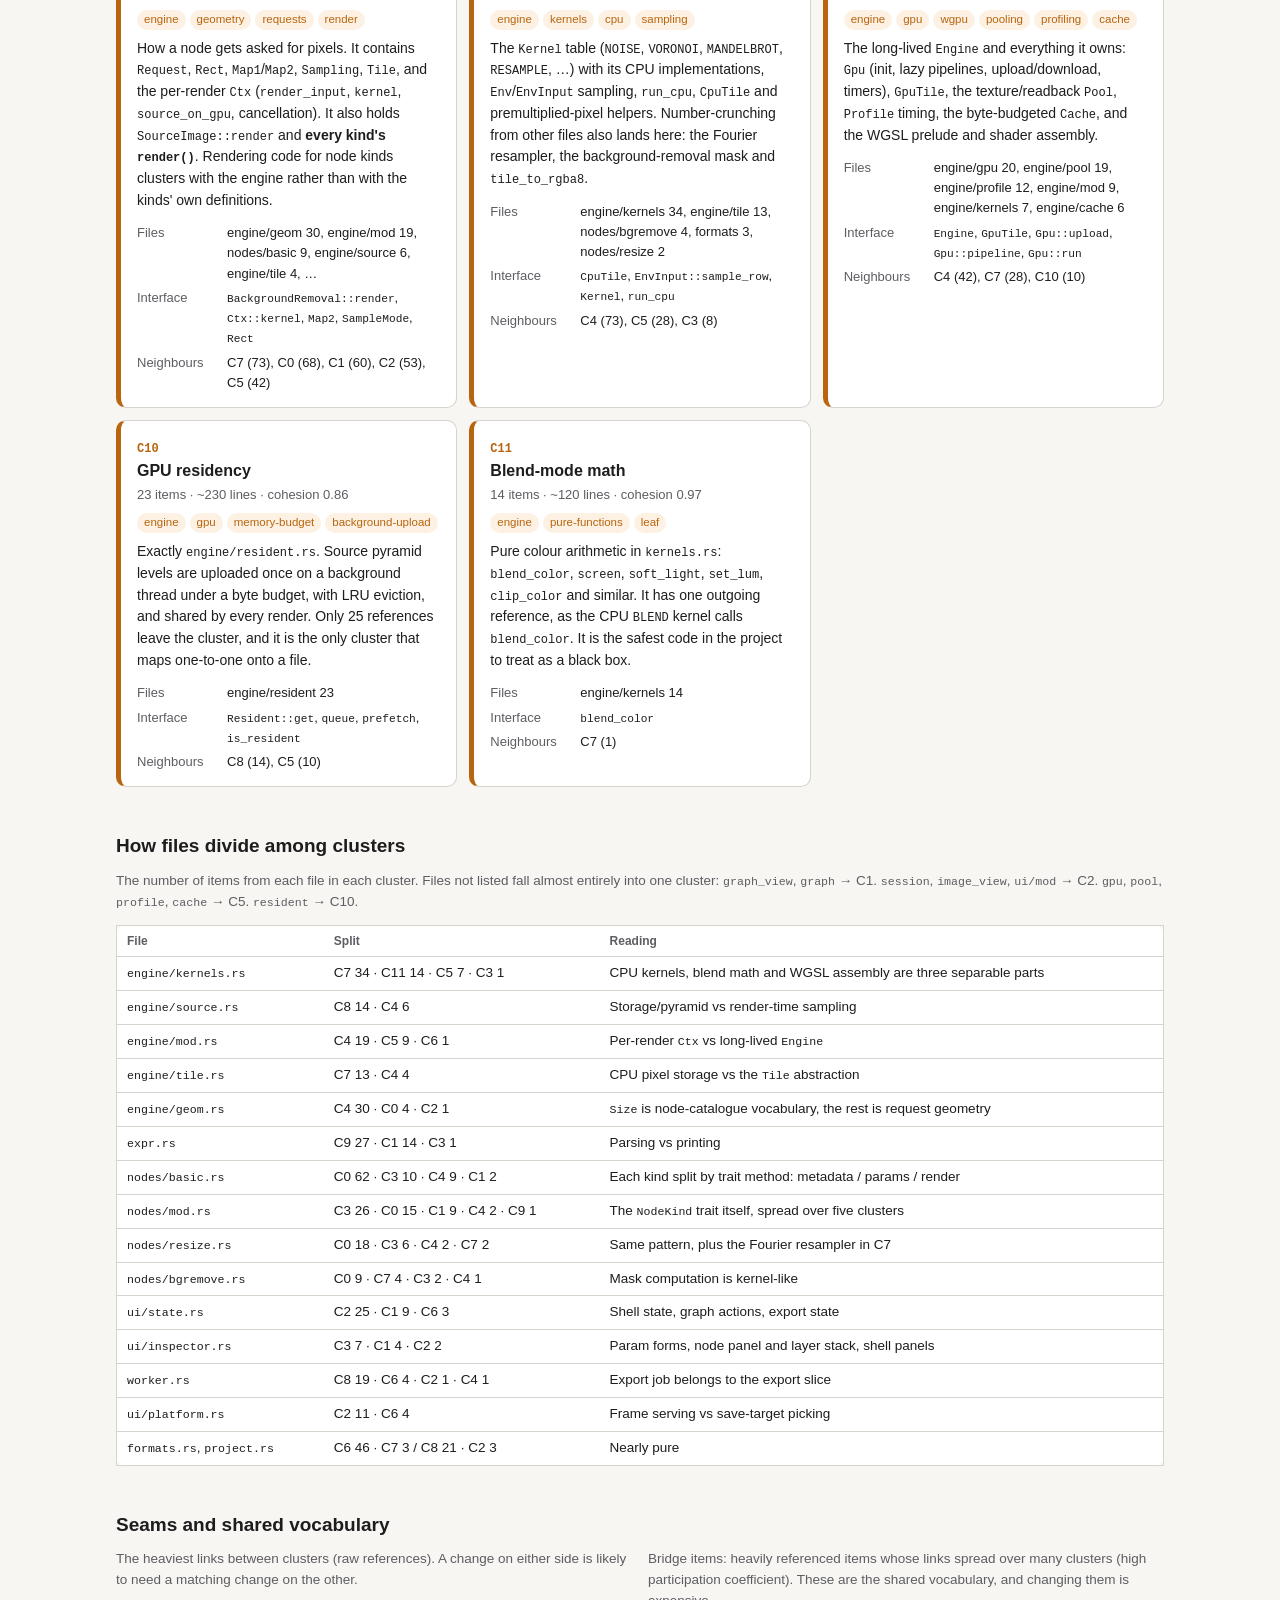
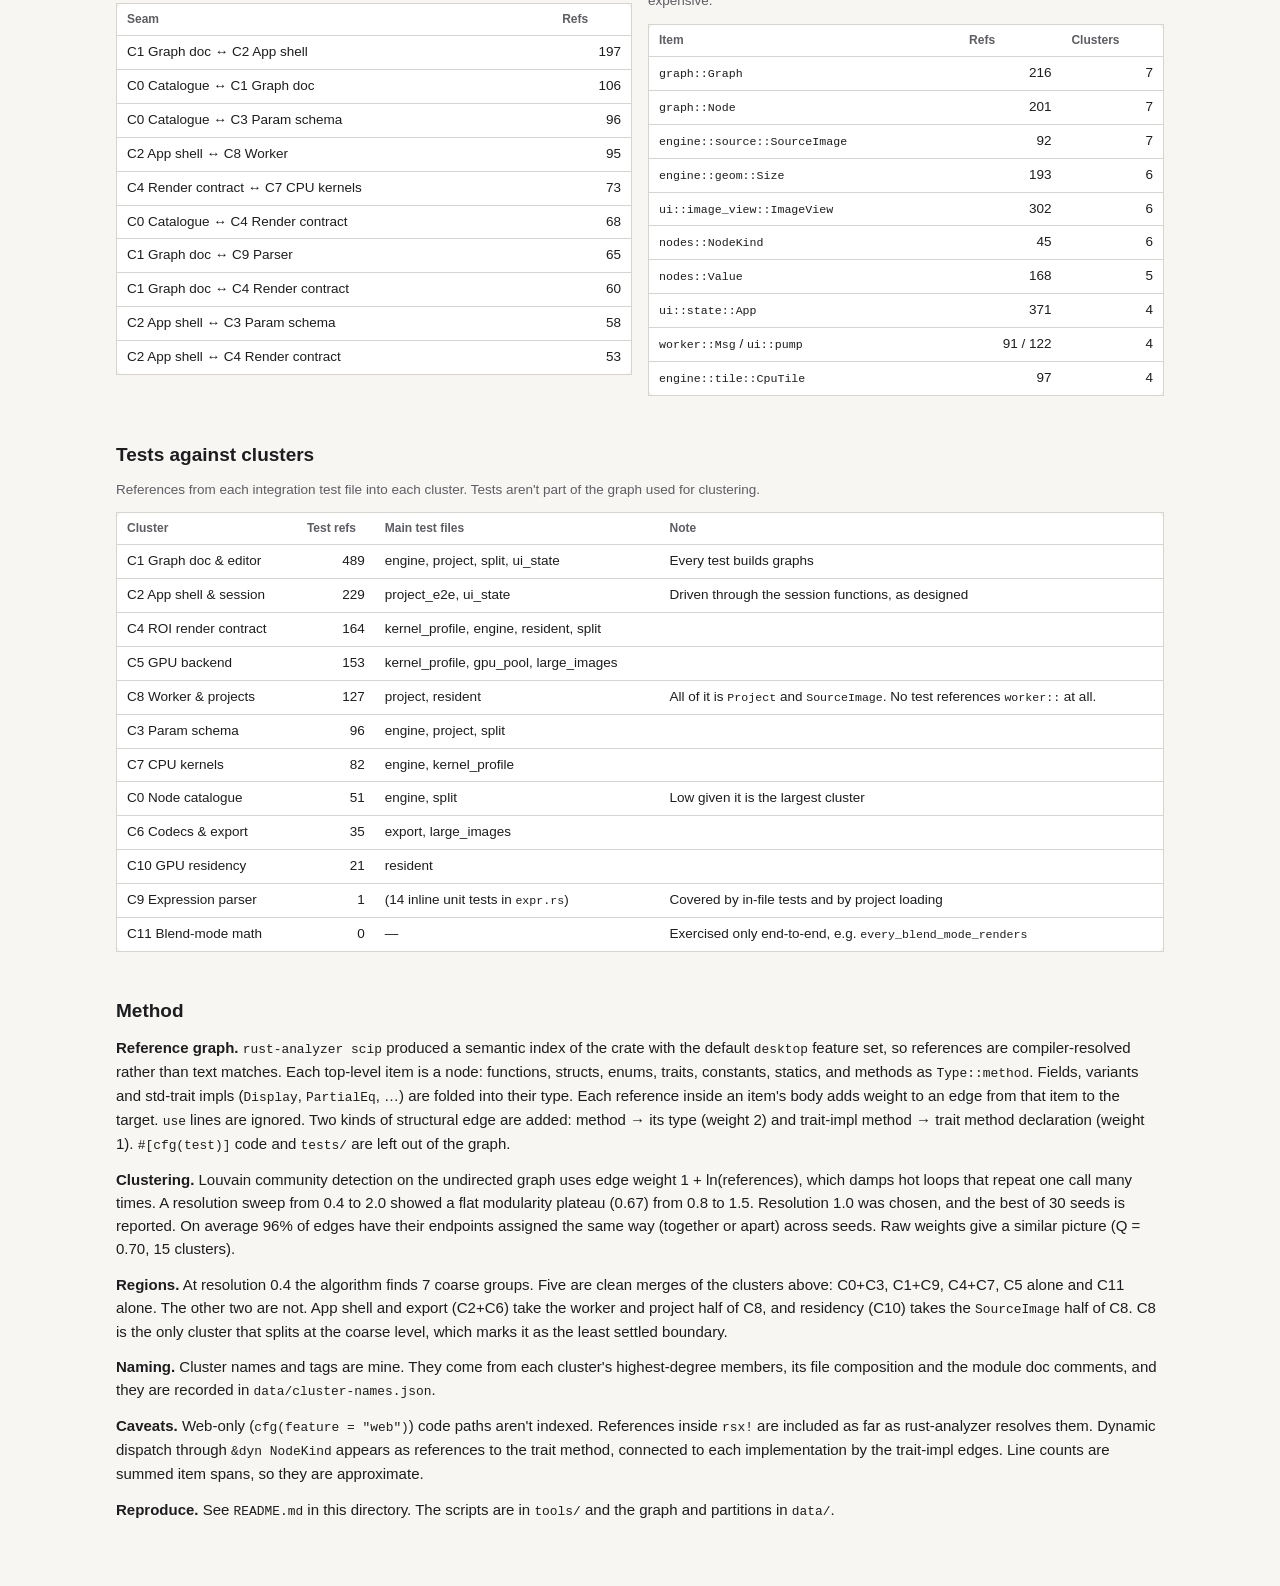
<file: system-models/code-clusters/index.html>
<!doctype html>
<html lang="en">
<head>
<meta charset="utf-8">
<meta name="viewport" content="width=device-width, initial-scale=1">
<title>Delos Code Clusters</title>
<style>
:root {
  --bg: #f7f6f2; --panel: #ffffff; --ink: #1d1d1f; --muted: #5d5d63; --line: #d6d4cc; --edge: #8c8a83;
  --app: #2f6fdb; --app-bg: #eaf1fd;
  --doc: #7b46c9; --doc-bg: #f2ecfb;
  --nod: #1f8a5b; --nod-bg: #e6f5ee;
  --ren: #b8650f; --ren-bg: #fdf1e3;
  --good: #1f8a5b; --warn: #b8650f;
}
@media (prefers-color-scheme: dark) {
  :root:not([data-theme="light"]) {
    --bg: #141417; --panel: #1d1d22; --ink: #ececf0; --muted: #a2a2ac; --line: #34343c; --edge: #6e6e78;
    --app: #7aa7ff; --app-bg: #1b2538;
    --doc: #b791f5; --doc-bg: #2a2140;
    --nod: #5ccf98; --nod-bg: #16301f;
    --ren: #f0a656; --ren-bg: #33261a;
    --good: #5ccf98; --warn: #f0a656;
  }
}
:root[data-theme="dark"] {
  --bg: #141417; --panel: #1d1d22; --ink: #ececf0; --muted: #a2a2ac; --line: #34343c; --edge: #6e6e78;
  --app: #7aa7ff; --app-bg: #1b2538;
  --doc: #b791f5; --doc-bg: #2a2140;
  --nod: #5ccf98; --nod-bg: #16301f;
  --ren: #f0a656; --ren-bg: #33261a;
  --good: #5ccf98; --warn: #f0a656;
}
* { box-sizing: border-box; }
body { margin: 0; background: var(--bg); color: var(--ink);
  font: 15px/1.55 ui-sans-serif, -apple-system, "Segoe UI", Roboto, sans-serif; }
main { max-width: 1080px; margin: 0 auto; padding: 32px 16px 72px; }
h1 { font-size: 27px; margin: 0 0 4px; letter-spacing: -0.01em; }
h2 { font-size: 19px; margin: 44px 0 10px; }
h3 { font-size: 16px; margin: 0; }
p { margin: 0 0 12px; }
.lede { color: var(--muted); max-width: 780px; margin-bottom: 22px; }
code, .mono { font-family: ui-monospace, "SF Mono", Menlo, monospace; font-size: 0.86em; }
.stats { display: grid; grid-template-columns: repeat(auto-fit, minmax(150px, 1fr)); gap: 10px; margin: 18px 0 8px; }
.stat { background: var(--panel); border: 1px solid var(--line); border-radius: 10px; padding: 10px 12px; }
.stat b { display: block; font-size: 22px; }
.stat span { color: var(--muted); font-size: 13px; }
.diagram { background: var(--panel); border: 1px solid var(--line); border-radius: 12px; padding: 10px; overflow-x: auto; }
.diagram svg { display: block; width: 100%; min-width: 760px; height: auto; }
svg text { fill: var(--ink); font-family: ui-sans-serif, -apple-system, "Segoe UI", Roboto, sans-serif; }
svg .t1 { font-size: 13px; font-weight: 650; }
svg .t2 { font-size: 11px; fill: var(--muted); }
svg .band { font-size: 11px; font-weight: 700; letter-spacing: 0.08em; fill: var(--muted); }
svg .e { stroke: var(--edge); fill: none; stroke-linecap: round; opacity: 0.55; }
.legend { color: var(--muted); font-size: 13px; margin-top: 8px; }
.findings { padding-left: 20px; }
.findings li { margin-bottom: 10px; }
.region { margin-top: 26px; font-size: 12px; font-weight: 700; letter-spacing: 0.08em; text-transform: uppercase; color: var(--muted); }
.cards { display: grid; grid-template-columns: repeat(auto-fit, minmax(320px, 1fr)); gap: 12px; margin-top: 8px; }
.card { background: var(--panel); border: 1px solid var(--line); border-left: 5px solid var(--c); border-radius: 10px; padding: 14px 16px; }
.card .id { font-family: ui-monospace, Menlo, monospace; font-size: 12px; color: var(--c); font-weight: 700; }
.card .meta { color: var(--muted); font-size: 13px; margin: 2px 0 8px; }
.card p { font-size: 14px; }
.card dl { margin: 8px 0 0; font-size: 13px; display: grid; grid-template-columns: 82px 1fr; gap: 4px 8px; }
.card dt { color: var(--muted); }
.card dd { margin: 0; overflow-wrap: anywhere; }
.tags { display: flex; flex-wrap: wrap; gap: 4px; margin-bottom: 8px; }
.tag { font-size: 11.5px; padding: 1px 7px; border-radius: 999px; background: var(--cb); color: var(--c); }
.bar { display: inline-block; height: 7px; border-radius: 4px; background: var(--c); vertical-align: middle; margin-right: 6px; }
.app { --c: var(--app); --cb: var(--app-bg); }
.doc { --c: var(--doc); --cb: var(--doc-bg); }
.nod { --c: var(--nod); --cb: var(--nod-bg); }
.ren { --c: var(--ren); --cb: var(--ren-bg); }
.tablewrap { overflow-x: auto; }
table { border-collapse: collapse; width: 100%; font-size: 13.5px; background: var(--panel); border: 1px solid var(--line); border-radius: 10px; }
th, td { text-align: left; padding: 6px 10px; border-bottom: 1px solid var(--line); vertical-align: top; }
th { font-size: 12px; color: var(--muted); font-weight: 600; }
tr:last-child td { border-bottom: 0; }
td.n { text-align: right; font-variant-numeric: tabular-nums; white-space: nowrap; }
.note { color: var(--muted); font-size: 13.5px; }
.cols { display: grid; grid-template-columns: repeat(auto-fit, minmax(330px, 1fr)); gap: 16px; }
</style>
</head>
<body>
<main>
<h1>Delos code clusters</h1>
<p class="lede">I built an item-level reference graph of the <code>delos</code> crate and partitioned it into groups that reference each other heavily and the rest of the code rarely. The resulting clusters often cut across files and directories. They show which code really moves together, where the seams are, and which parts can be reviewed as black boxes.</p>

<div class="stats">
  <div class="stat"><b>778</b><span>items (functions, types, methods, constants)</span></div>
  <div class="stat"><b>2,883</b><span>reference edges (6,981 references)</span></div>
  <div class="stat"><b>12</b><span>clusters, in 4 regions</span></div>
  <div class="stat"><b>80%</b><span>of references stay inside a cluster</span></div>
  <div class="stat"><b>Q = 0.67</b><span>modularity (96% stable over 30 seeds)</span></div>
</div>

<h2>Cluster map</h2>
<div class="diagram">
<svg viewBox="0 0 1000 610" role="img" aria-label="Twelve clusters arranged in four bands, connected by edges whose thickness is the number of references between them">
  <text class="band" x="20" y="28">APPLICATION</text>
  <text class="band" x="20" y="198">DOCUMENT · NODE DEFINITIONS</text>
  <text class="band" x="20" y="378">RENDERING</text>
  <!-- edges: stroke width = 1.5 + refs/20 -->
  <line class="e" x1="380" y1="80" x2="380" y2="250" stroke-width="11.3"/>   <!-- 1-2 197 -->
  <line class="e" x1="380" y1="250" x2="640" y2="250" stroke-width="6.8"/>   <!-- 0-1 106 -->
  <line class="e" x1="640" y1="250" x2="870" y2="250" stroke-width="6.3"/>   <!-- 0-3 96 -->
  <line class="e" x1="380" y1="80" x2="760" y2="80" stroke-width="6.25"/>    <!-- 2-8 95 -->
  <line class="e" x1="380" y1="430" x2="640" y2="430" stroke-width="5.15"/>  <!-- 4-7 73 -->
  <line class="e" x1="640" y1="250" x2="640" y2="430" stroke-width="4.9"/>   <!-- 0-4 68 -->
  <line class="e" x1="130" y1="250" x2="380" y2="250" stroke-width="4.75"/>  <!-- 1-9 65 -->
  <line class="e" x1="380" y1="250" x2="640" y2="430" stroke-width="4.5"/>   <!-- 1-4 60 -->
  <path class="e" d="M380 80 Q 650 150 870 250" stroke-width="4.4"/>          <!-- 2-3 58 -->
  <line class="e" x1="380" y1="80" x2="640" y2="430" stroke-width="4.15"/>   <!-- 2-4 53 -->
  <path class="e" d="M130 279 Q 500 400 870 279" stroke-width="4.0"/>         <!-- 3-9 50 -->
  <path class="e" d="M380 279 Q 625 345 870 279" stroke-width="3.85"/>        <!-- 1-3 47 -->
  <line class="e" x1="380" y1="80" x2="640" y2="250" stroke-width="3.8"/>    <!-- 0-2 46 -->
  <line class="e" x1="130" y1="80" x2="380" y2="80" stroke-width="3.6"/>     <!-- 2-6 42 -->
  <line class="e" x1="640" y1="430" x2="870" y2="430" stroke-width="3.6"/>   <!-- 4-5 42 -->
  <line class="e" x1="760" y1="80" x2="640" y2="430" stroke-width="3.45"/>   <!-- 4-8 39 -->
  <line class="e" x1="870" y1="430" x2="870" y2="555" stroke-width="2.0"/>   <!-- 5-10 10 -->
  <line class="e" x1="130" y1="430" x2="380" y2="430" stroke-width="1.55"/>  <!-- 7-11 1 -->
  <!-- boxes -->
  <g style="--c: var(--app); --cb: var(--app-bg)">
    <rect x="35" y="51" width="190" height="58" rx="9" fill="var(--cb)" stroke="var(--c)" stroke-width="1.5"/>
    <text class="t1" x="130" y="76" text-anchor="middle">C6 · Codecs &amp; export</text>
    <text class="t2" x="130" y="94" text-anchor="middle">60 items · cohesion 0.73</text>
    <rect x="285" y="51" width="190" height="58" rx="9" fill="var(--cb)" stroke="var(--c)" stroke-width="1.5"/>
    <text class="t1" x="380" y="76" text-anchor="middle">C2 · App shell &amp; session</text>
    <text class="t2" x="380" y="94" text-anchor="middle">90 items · cohesion 0.63</text>
    <rect x="645" y="51" width="230" height="58" rx="9" fill="var(--cb)" stroke="var(--c)" stroke-width="1.5"/>
    <text class="t1" x="760" y="76" text-anchor="middle">C8 · Worker, sources &amp; projects</text>
    <text class="t2" x="760" y="94" text-anchor="middle">54 items · cohesion 0.58</text>
  </g>
  <g style="--c: var(--doc); --cb: var(--doc-bg)">
    <rect x="35" y="221" width="190" height="58" rx="9" fill="var(--cb)" stroke="var(--c)" stroke-width="1.5"/>
    <text class="t1" x="130" y="246" text-anchor="middle">C9 · Expression parser</text>
    <text class="t2" x="130" y="264" text-anchor="middle">28 items · cohesion 0.66</text>
    <rect x="275" y="221" width="210" height="58" rx="9" fill="var(--cb)" stroke="var(--c)" stroke-width="1.5"/>
    <text class="t1" x="380" y="246" text-anchor="middle">C1 · Graph doc &amp; editor</text>
    <text class="t2" x="380" y="264" text-anchor="middle">102 items · cohesion 0.64</text>
  </g>
  <g style="--c: var(--nod); --cb: var(--nod-bg)">
    <rect x="545" y="221" width="190" height="58" rx="9" fill="var(--cb)" stroke="var(--c)" stroke-width="1.5"/>
    <text class="t1" x="640" y="246" text-anchor="middle">C0 · Node kind catalogue</text>
    <text class="t2" x="640" y="264" text-anchor="middle">113 items · cohesion 0.57</text>
    <rect x="775" y="221" width="190" height="58" rx="9" fill="var(--cb)" stroke="var(--c)" stroke-width="1.5"/>
    <text class="t1" x="870" y="246" text-anchor="middle">C3 · Parameter schema</text>
    <text class="t2" x="870" y="264" text-anchor="middle">87 items · cohesion 0.70</text>
  </g>
  <g style="--c: var(--ren); --cb: var(--ren-bg)">
    <rect x="35" y="401" width="190" height="58" rx="9" fill="var(--cb)" stroke="var(--c)" stroke-width="1.5"/>
    <text class="t1" x="130" y="426" text-anchor="middle">C11 · Blend-mode math</text>
    <text class="t2" x="130" y="444" text-anchor="middle">14 items · cohesion 0.97</text>
    <rect x="285" y="401" width="190" height="58" rx="9" fill="var(--cb)" stroke="var(--c)" stroke-width="1.5"/>
    <text class="t1" x="380" y="426" text-anchor="middle">C7 · CPU pixel kernels</text>
    <text class="t2" x="380" y="444" text-anchor="middle">56 items · cohesion 0.77</text>
    <rect x="535" y="401" width="210" height="58" rx="9" fill="var(--cb)" stroke="var(--c)" stroke-width="1.5"/>
    <text class="t1" x="640" y="426" text-anchor="middle">C4 · ROI render contract</text>
    <text class="t2" x="640" y="444" text-anchor="middle">78 items · cohesion 0.67</text>
    <rect x="775" y="401" width="190" height="58" rx="9" fill="var(--cb)" stroke="var(--c)" stroke-width="1.5"/>
    <text class="t1" x="870" y="426" text-anchor="middle">C5 · GPU backend</text>
    <text class="t2" x="870" y="444" text-anchor="middle">73 items · cohesion 0.82</text>
    <rect x="775" y="526" width="190" height="58" rx="9" fill="var(--cb)" stroke="var(--c)" stroke-width="1.5"/>
    <text class="t1" x="870" y="551" text-anchor="middle">C10 · GPU residency</text>
    <text class="t2" x="870" y="569" text-anchor="middle">23 items · cohesion 0.86</text>
  </g>
</svg>
</div>
<p class="legend">Edge thickness shows the number of references between two clusters. All seams of 39 or more references are drawn, plus the weak links to C10 and C11. <em>Cohesion</em> is the share of a cluster's references that stay inside it (1 − conductance). The band labels are only for reading the map. The algorithm's own coarse level is described in the "Regions" note under Method.</p>

<h2>What the clusters say</h2>
<ol class="findings">
  <li><b>Clusters describe the code's real structure better than its file layout.</b> The 12 clusters keep 80% of references internal (modularity 0.67). The 30 files keep only 55% (0.48), and the 4 top-level directories keep 78% (0.51), even though they are three times coarser. Files are too fine and directories mix concerns.</li>
  <li><b><code>NodeKind</code> is a cross-cutting seam, not a module.</b> The trait's methods spread over five clusters by role. <code>name/category/inputs/size/input_map</code> belong to C0, <code>params/overlays</code> to C3, <code>render/render_output</code> to C4, <code>edit_view/outputs</code> to C1 and <code>id</code> to C9. Each kind's <code>impl</code> splits the same way. Adding a node kind is therefore a change to four or five clusters even though it touches only one file. Review it as a cross-cutting change.</li>
  <li><b>Export is the cleanest feature slice.</b> C6 runs top to bottom: codecs and banded rendering in <code>formats.rs</code>, <code>Worker::export</code>, <code>ExportDialog</code>, <code>ExportState</code> and the platform save-target picker. Export changes can be reasoned about inside one cluster, even though it spans five files and three layers.</li>
  <li><b>Four clusters are near black boxes.</b> Blend-mode math (0.97), GPU residency (0.86), the GPU backend (0.82) and the CPU kernels (0.77) have narrow interfaces. Humans can review these at the boundary, for example "does the <code>Kernel</code> table still mean the same thing?", rather than line by line.</li>
  <li><b>Decisions ripple through the low-cohesion clusters.</b> The Node kind catalogue (0.57), Worker/sources/projects (0.58), App shell (0.63) and Graph document (0.64) leak most. The heaviest seam in the system is <b>C1 ↔ C2 (197 refs)</b>, where the app shell edits the graph. Next come C0 ↔ C1 (106), C0 ↔ C3 (96) and the UI ↔ worker message channel C2 ↔ C8 (95, through <code>Msg</code> and <code>pump</code>).</li>
  <li><b>Several files hold two or three concerns.</b> <code>engine/source.rs</code> splits into storage and pyramids (C8, with projects) and rendering (C4). <code>expr.rs</code> splits into printing (C1, with the graph) and parsing (C9). <code>engine/kernels.rs</code> splits three ways: CPU kernels (C7), blend math (C11) and WGSL assembly (C5). <code>ui/state.rs</code> splits into shell state (C2), graph actions (C1) and export state (C6). These are natural split points if those files grow.</li>
  <li><b>Some UI code clusters with its domain, not with <code>ui/</code>.</b> The graph editor (<code>graph_view.rs</code>, <code>NodePanel</code>, <code>LayerStack</code>) belongs to the graph document. The parameter form (<code>ParamField</code>) belongs to the parameter schema. Only the shell, the canvas view and session handling form a "UI" cluster.</li>
</ol>

<h2>The clusters</h2>

<div class="region">Application</div>
<div class="cards">
  <div class="card app">
    <span class="id">C2</span><h3>App shell &amp; session</h3>
    <div class="meta">90 items · ~1,900 lines · cohesion 0.63</div>
    <div class="tags"><span class="tag">ui</span><span class="tag">state</span><span class="tag">undo</span><span class="tag">session</span><span class="tag">platform</span><span class="tag">canvas</span></div>
    <p>Everything the user is "inside": the <code>App</code> signal state with undo/redo history, toasts and canvas fitting, the root components (<code>Root</code>, <code>Toolbar</code>, <code>Footer</code>, <code>ProjectMenu</code>), and <code>pump</code>, which applies worker messages to UI state. It also holds the canvas <code>ImageView</code> with its WYSIWYG <code>render_overlay</code>, quick mode vs project sessions with autosave, and the platform glue for the frame server, pickers and confirm dialogs.</p>
    <dl><dt>Files</dt><dd>ui/state 25, ui/session 24, ui/mod 12, ui/platform 11, ui/image_view 5, project 3, …</dd>
    <dt>Interface</dt><dd><code>ImageView</code>, <code>App</code>, <code>pump</code>, <code>render_overlay</code>, <code>Toolbar</code></dd>
    <dt>Neighbours</dt><dd>C1 (197), C8 (95), C3 (58), C4 (53)</dd></dl>
  </div>
  <div class="card app">
    <span class="id">C8</span><h3>Worker, source images &amp; projects</h3>
    <div class="meta">54 items · ~760 lines · cohesion 0.58</div>
    <div class="tags"><span class="tag">worker</span><span class="tag">io</span><span class="tag">projects</span><span class="tag">source-storage</span></div>
    <p>Background work and persistence. This covers the <code>Worker</code> (latest-wins previews, imports, project create/open/save/share), the <code>Msg</code>/<code>Frame</code> protocol back to the UI, and <code>Project</code> (atomic writes, input syncing, archive pack/unpack). It also includes the <em>storage</em> side of <code>SourceImage</code>: decoding into a mip pyramid, levels and the project-file tag.</p>
    <dl><dt>Files</dt><dd>project 21, worker 19, engine/source 14</dd>
    <dt>Interface</dt><dd><code>Msg</code>, <code>SourceImage</code>, <code>Frame</code>, <code>Worker::import</code>, <code>Project</code></dd>
    <dt>Neighbours</dt><dd>C2 (95), C4 (39), C6 (32), C1 (28)</dd></dl>
  </div>
  <div class="card app">
    <span class="id">C6</span><h3>Codecs &amp; export</h3>
    <div class="meta">60 items · ~560 lines · cohesion 0.73</div>
    <div class="tags"><span class="tag">formats</span><span class="tag">export</span><span class="tag">feature-slice</span></div>
    <p>A vertical feature. It contains the <code>Codec</code> trait with <code>Png</code> and <code>ImageCrate</code>, and the banded renderers (<code>BandSource</code>, <code>GraphBands</code>, <code>Prefetched</code>) that keep full-resolution images out of memory. It also holds the worker export job and its destinations, and the UI end: <code>ExportDialog</code>, <code>ExportState</code>, <code>App::export_pressed</code> and <code>SaveTarget</code>.</p>
    <dl><dt>Files</dt><dd>formats 46, worker 4, ui/platform 4, ui/state 3, ui/dialogs 2</dd>
    <dt>Interface</dt><dd><code>Worker::export</code>, <code>ExportState</code>, <code>ExportDialog</code>, <code>GraphBands</code></dd>
    <dt>Neighbours</dt><dd>C2 (42), C8 (32), C1 (29)</dd></dl>
  </div>
</div>

<div class="region">Document</div>
<div class="cards">
  <div class="card doc">
    <span class="id">C1</span><h3>Graph document &amp; graph editor</h3>
    <div class="meta">102 items · ~1,600 lines · cohesion 0.64</div>
    <div class="tags"><span class="tag">model</span><span class="tag">graph</span><span class="tag">editor-ui</span><span class="tag">serialisation-out</span></div>
    <p>The document model is <code>Graph</code>, <code>Node</code>, <code>Link</code> and <code>NodeId</code>, with connect/unlink, size propagation, space maps, stack chains, structural hashing and image GC. The tools that manipulate it most closely cluster with it. These are the node-graph editor (<code>graph_view</code>), the inspector's <code>NodePanel</code> and <code>LayerStack</code>, <code>App</code>'s graph actions (add/delete/select/edit) and the expression <em>printer</em> (<code>Printer</code>, <code>Doc</code>, <code>to_text</code>).</p>
    <dl><dt>Files</dt><dd>graph 44, ui/graph_view 18, expr 14, ui/state 9, nodes/mod 9, ui/inspector 4</dd>
    <dt>Interface</dt><dd><code>Node</code>, <code>Graph</code>, <code>finish_import</code>, <code>NodePanel</code>, <code>NodeId</code></dd>
    <dt>Neighbours</dt><dd>C2 (197), C0 (106), C9 (65), C4 (60)</dd></dl>
  </div>
  <div class="card doc">
    <span class="id">C9</span><h3>Expression parser &amp; builder</h3>
    <div class="meta">28 items · ~420 lines · cohesion 0.66</div>
    <div class="tags"><span class="tag">expr</span><span class="tag">parsing</span><span class="tag">serialisation-in</span></div>
    <p>Text into graph. <code>Parser</code> produces <code>Sexp</code> values with positions, and <code>Builder</code> turns them into nodes, inputs, attributes and <code>def</code> references, using <code>NodeKind::id</code> to find kinds. The printer lives in C1, so the file format's two directions belong to different clusters.</p>
    <dl><dt>Files</dt><dd>expr 27, nodes/mod 1</dd>
    <dt>Interface</dt><dd><code>parse_value</code>, <code>Builder::fill</code>, <code>NodeKind::id</code>, <code>Builder::attribute</code></dd>
    <dt>Neighbours</dt><dd>C1 (65), C3 (50), C0 (14), C8 (13)</dd></dl>
  </div>
</div>

<div class="region">Node definitions</div>
<div class="cards">
  <div class="card nod">
    <span class="id">C0</span><h3>Node kind catalogue</h3>
    <div class="meta">113 items · ~440 lines · cohesion 0.57</div>
    <div class="tags"><span class="tag">nodes</span><span class="tag">metadata</span><span class="tag">sizing</span><span class="tag">registry</span></div>
    <p>What each kind <em>is</em> and what shape it produces. This is the <code>NodeKind</code> trait's identity and shape methods, every kind's implementation of them (Blend, Clip, Invert, Reflect, Stack, Resize, Downscale, BackgroundRemoval, …), the <code>registry</code>, <code>Category</code> and <code>geom::Size</code>. It has many small items and the lowest cohesion, because every other region asks it questions.</p>
    <dl><dt>Files</dt><dd>nodes/basic 62, nodes/resize 18, nodes/mod 15, nodes/bgremove 9, engine/geom 4</dd>
    <dt>Interface</dt><dd><code>Size</code>, <code>Params::f</code>, <code>Category</code>, <code>NodeKind</code></dd>
    <dt>Neighbours</dt><dd>C1 (106), C3 (96), C4 (68), C2 (46)</dd></dl>
  </div>
  <div class="card nod">
    <span class="id">C3</span><h3>Parameter schema &amp; parametric kinds</h3>
    <div class="meta">87 items · ~700 lines · cohesion 0.70</div>
    <div class="tags"><span class="tag">nodes</span><span class="tag">params</span><span class="tag">overlays</span><span class="tag">inspector-forms</span><span class="tag">generators</span><span class="tag">splits</span></div>
    <p>The declarative half of the node system: <code>ParamDef</code>/<code>ParamKind</code>/<code>Value</code>/<code>Params</code>, the WYSIWYG <code>Overlay</code> descriptions and each kind's <code>params()</code>/<code>overlays()</code>. It also has the choice tables (<code>BLEND_MODES</code>, <code>FILTERS</code>, …) and the inspector's generated <code>ParamField</code> form. Generators and splits sit here entirely, because a generator is little more than its parameter set.</p>
    <dl><dt>Files</dt><dd>nodes/mod 26, nodes/generators 20, nodes/split 13, nodes/basic 10, ui/inspector 7, nodes/resize 6</dd>
    <dt>Interface</dt><dd><code>Value</code>, <code>Overlay</code>, <code>Split</code>, <code>ParamDef</code>, <code>Params</code></dd>
    <dt>Neighbours</dt><dd>C0 (96), C2 (58), C9 (50), C1 (47)</dd></dl>
  </div>
</div>

<div class="region">Rendering</div>
<div class="cards">
  <div class="card ren">
    <span class="id">C4</span><h3>Region-of-interest render contract</h3>
    <div class="meta">78 items · ~690 lines · cohesion 0.67</div>
    <div class="tags"><span class="tag">engine</span><span class="tag">geometry</span><span class="tag">requests</span><span class="tag">render</span></div>
    <p>How a node gets asked for pixels. It contains <code>Request</code>, <code>Rect</code>, <code>Map1</code>/<code>Map2</code>, <code>Sampling</code>, <code>Tile</code>, and the per-render <code>Ctx</code> (<code>render_input</code>, <code>kernel</code>, <code>source_on_gpu</code>, cancellation). It also holds <code>SourceImage::render</code> and <b>every kind's <code>render()</code></b>. Rendering code for node kinds clusters with the engine rather than with the kinds' own definitions.</p>
    <dl><dt>Files</dt><dd>engine/geom 30, engine/mod 19, nodes/basic 9, engine/source 6, engine/tile 4, …</dd>
    <dt>Interface</dt><dd><code>BackgroundRemoval::render</code>, <code>Ctx::kernel</code>, <code>Map2</code>, <code>SampleMode</code>, <code>Rect</code></dd>
    <dt>Neighbours</dt><dd>C7 (73), C0 (68), C1 (60), C2 (53), C5 (42)</dd></dl>
  </div>
  <div class="card ren">
    <span class="id">C7</span><h3>CPU pixel kernels</h3>
    <div class="meta">56 items · ~940 lines · cohesion 0.77</div>
    <div class="tags"><span class="tag">engine</span><span class="tag">kernels</span><span class="tag">cpu</span><span class="tag">sampling</span></div>
    <p>The <code>Kernel</code> table (<code>NOISE</code>, <code>VORONOI</code>, <code>MANDELBROT</code>, <code>RESAMPLE</code>, …) with its CPU implementations, <code>Env</code>/<code>EnvInput</code> sampling, <code>run_cpu</code>, <code>CpuTile</code> and premultiplied-pixel helpers. Number-crunching from other files also lands here: the Fourier resampler, the background-removal mask and <code>tile_to_rgba8</code>.</p>
    <dl><dt>Files</dt><dd>engine/kernels 34, engine/tile 13, nodes/bgremove 4, formats 3, nodes/resize 2</dd>
    <dt>Interface</dt><dd><code>CpuTile</code>, <code>EnvInput::sample_row</code>, <code>Kernel</code>, <code>run_cpu</code></dd>
    <dt>Neighbours</dt><dd>C4 (73), C5 (28), C3 (8)</dd></dl>
  </div>
  <div class="card ren">
    <span class="id">C5</span><h3>GPU backend &amp; engine services</h3>
    <div class="meta">73 items · ~850 lines · cohesion 0.82</div>
    <div class="tags"><span class="tag">engine</span><span class="tag">gpu</span><span class="tag">wgpu</span><span class="tag">pooling</span><span class="tag">profiling</span><span class="tag">cache</span></div>
    <p>The long-lived <code>Engine</code> and everything it owns: <code>Gpu</code> (init, lazy pipelines, upload/download, timers), <code>GpuTile</code>, the texture/readback <code>Pool</code>, <code>Profile</code> timing, the byte-budgeted <code>Cache</code>, and the WGSL prelude and shader assembly.</p>
    <dl><dt>Files</dt><dd>engine/gpu 20, engine/pool 19, engine/profile 12, engine/mod 9, engine/kernels 7, engine/cache 6</dd>
    <dt>Interface</dt><dd><code>Engine</code>, <code>GpuTile</code>, <code>Gpu::upload</code>, <code>Gpu::pipeline</code>, <code>Gpu::run</code></dd>
    <dt>Neighbours</dt><dd>C4 (42), C7 (28), C10 (10)</dd></dl>
  </div>
  <div class="card ren">
    <span class="id">C10</span><h3>GPU residency</h3>
    <div class="meta">23 items · ~230 lines · cohesion 0.86</div>
    <div class="tags"><span class="tag">engine</span><span class="tag">gpu</span><span class="tag">memory-budget</span><span class="tag">background-upload</span></div>
    <p>Exactly <code>engine/resident.rs</code>. Source pyramid levels are uploaded once on a background thread under a byte budget, with LRU eviction, and shared by every render. Only 25 references leave the cluster, and it is the only cluster that maps one-to-one onto a file.</p>
    <dl><dt>Files</dt><dd>engine/resident 23</dd>
    <dt>Interface</dt><dd><code>Resident::get</code>, <code>queue</code>, <code>prefetch</code>, <code>is_resident</code></dd>
    <dt>Neighbours</dt><dd>C8 (14), C5 (10)</dd></dl>
  </div>
  <div class="card ren">
    <span class="id">C11</span><h3>Blend-mode math</h3>
    <div class="meta">14 items · ~120 lines · cohesion 0.97</div>
    <div class="tags"><span class="tag">engine</span><span class="tag">pure-functions</span><span class="tag">leaf</span></div>
    <p>Pure colour arithmetic in <code>kernels.rs</code>: <code>blend_color</code>, <code>screen</code>, <code>soft_light</code>, <code>set_lum</code>, <code>clip_color</code> and similar. It has one outgoing reference, as the CPU <code>BLEND</code> kernel calls <code>blend_color</code>. It is the safest code in the project to treat as a black box.</p>
    <dl><dt>Files</dt><dd>engine/kernels 14</dd>
    <dt>Interface</dt><dd><code>blend_color</code></dd>
    <dt>Neighbours</dt><dd>C7 (1)</dd></dl>
  </div>
</div>

<h2>How files divide among clusters</h2>
<p class="note">The number of items from each file in each cluster. Files not listed fall almost entirely into one cluster: <code>graph_view</code>, <code>graph</code> → C1. <code>session</code>, <code>image_view</code>, <code>ui/mod</code> → C2. <code>gpu</code>, <code>pool</code>, <code>profile</code>, <code>cache</code> → C5. <code>resident</code> → C10.</p>
<div class="tablewrap"><table>
<tr><th>File</th><th>Split</th><th>Reading</th></tr>
<tr><td><code>engine/kernels.rs</code></td><td>C7 34 · C11 14 · C5 7 · C3 1</td><td>CPU kernels, blend math and WGSL assembly are three separable parts</td></tr>
<tr><td><code>engine/source.rs</code></td><td>C8 14 · C4 6</td><td>Storage/pyramid vs render-time sampling</td></tr>
<tr><td><code>engine/mod.rs</code></td><td>C4 19 · C5 9 · C6 1</td><td>Per-render <code>Ctx</code> vs long-lived <code>Engine</code></td></tr>
<tr><td><code>engine/tile.rs</code></td><td>C7 13 · C4 4</td><td>CPU pixel storage vs the <code>Tile</code> abstraction</td></tr>
<tr><td><code>engine/geom.rs</code></td><td>C4 30 · C0 4 · C2 1</td><td><code>Size</code> is node-catalogue vocabulary, the rest is request geometry</td></tr>
<tr><td><code>expr.rs</code></td><td>C9 27 · C1 14 · C3 1</td><td>Parsing vs printing</td></tr>
<tr><td><code>nodes/basic.rs</code></td><td>C0 62 · C3 10 · C4 9 · C1 2</td><td>Each kind split by trait method: metadata / params / render</td></tr>
<tr><td><code>nodes/mod.rs</code></td><td>C3 26 · C0 15 · C1 9 · C4 2 · C9 1</td><td>The <code>NodeKind</code> trait itself, spread over five clusters</td></tr>
<tr><td><code>nodes/resize.rs</code></td><td>C0 18 · C3 6 · C4 2 · C7 2</td><td>Same pattern, plus the Fourier resampler in C7</td></tr>
<tr><td><code>nodes/bgremove.rs</code></td><td>C0 9 · C7 4 · C3 2 · C4 1</td><td>Mask computation is kernel-like</td></tr>
<tr><td><code>ui/state.rs</code></td><td>C2 25 · C1 9 · C6 3</td><td>Shell state, graph actions, export state</td></tr>
<tr><td><code>ui/inspector.rs</code></td><td>C3 7 · C1 4 · C2 2</td><td>Param forms, node panel and layer stack, shell panels</td></tr>
<tr><td><code>worker.rs</code></td><td>C8 19 · C6 4 · C2 1 · C4 1</td><td>Export job belongs to the export slice</td></tr>
<tr><td><code>ui/platform.rs</code></td><td>C2 11 · C6 4</td><td>Frame serving vs save-target picking</td></tr>
<tr><td><code>formats.rs</code>, <code>project.rs</code></td><td>C6 46 · C7 3 / C8 21 · C2 3</td><td>Nearly pure</td></tr>
</table></div>

<h2>Seams and shared vocabulary</h2>
<div class="cols">
<div>
<p class="note">The heaviest links between clusters (raw references). A change on either side is likely to need a matching change on the other.</p>
<div class="tablewrap"><table>
<tr><th>Seam</th><th class="n">Refs</th></tr>
<tr><td>C1 Graph doc ↔ C2 App shell</td><td class="n">197</td></tr>
<tr><td>C0 Catalogue ↔ C1 Graph doc</td><td class="n">106</td></tr>
<tr><td>C0 Catalogue ↔ C3 Param schema</td><td class="n">96</td></tr>
<tr><td>C2 App shell ↔ C8 Worker</td><td class="n">95</td></tr>
<tr><td>C4 Render contract ↔ C7 CPU kernels</td><td class="n">73</td></tr>
<tr><td>C0 Catalogue ↔ C4 Render contract</td><td class="n">68</td></tr>
<tr><td>C1 Graph doc ↔ C9 Parser</td><td class="n">65</td></tr>
<tr><td>C1 Graph doc ↔ C4 Render contract</td><td class="n">60</td></tr>
<tr><td>C2 App shell ↔ C3 Param schema</td><td class="n">58</td></tr>
<tr><td>C2 App shell ↔ C4 Render contract</td><td class="n">53</td></tr>
</table></div>
</div>
<div>
<p class="note">Bridge items: heavily referenced items whose links spread over many clusters (high participation coefficient). These are the shared vocabulary, and changing them is expensive.</p>
<div class="tablewrap"><table>
<tr><th>Item</th><th class="n">Refs</th><th class="n">Clusters</th></tr>
<tr><td><code>graph::Graph</code></td><td class="n">216</td><td class="n">7</td></tr>
<tr><td><code>graph::Node</code></td><td class="n">201</td><td class="n">7</td></tr>
<tr><td><code>engine::source::SourceImage</code></td><td class="n">92</td><td class="n">7</td></tr>
<tr><td><code>engine::geom::Size</code></td><td class="n">193</td><td class="n">6</td></tr>
<tr><td><code>ui::image_view::ImageView</code></td><td class="n">302</td><td class="n">6</td></tr>
<tr><td><code>nodes::NodeKind</code></td><td class="n">45</td><td class="n">6</td></tr>
<tr><td><code>nodes::Value</code></td><td class="n">168</td><td class="n">5</td></tr>
<tr><td><code>ui::state::App</code></td><td class="n">371</td><td class="n">4</td></tr>
<tr><td><code>worker::Msg</code> / <code>ui::pump</code></td><td class="n">91 / 122</td><td class="n">4</td></tr>
<tr><td><code>engine::tile::CpuTile</code></td><td class="n">97</td><td class="n">4</td></tr>
</table></div>
</div>
</div>

<h2>Tests against clusters</h2>
<p class="note">References from each integration test file into each cluster. Tests aren't part of the graph used for clustering.</p>
<div class="tablewrap"><table>
<tr><th>Cluster</th><th class="n">Test refs</th><th>Main test files</th><th>Note</th></tr>
<tr><td>C1 Graph doc &amp; editor</td><td class="n">489</td><td>engine, project, split, ui_state</td><td>Every test builds graphs</td></tr>
<tr><td>C2 App shell &amp; session</td><td class="n">229</td><td>project_e2e, ui_state</td><td>Driven through the session functions, as designed</td></tr>
<tr><td>C4 ROI render contract</td><td class="n">164</td><td>kernel_profile, engine, resident, split</td><td></td></tr>
<tr><td>C5 GPU backend</td><td class="n">153</td><td>kernel_profile, gpu_pool, large_images</td><td></td></tr>
<tr><td>C8 Worker &amp; projects</td><td class="n">127</td><td>project, resident</td><td>All of it is <code>Project</code> and <code>SourceImage</code>. No test references <code>worker::</code> at all.</td></tr>
<tr><td>C3 Param schema</td><td class="n">96</td><td>engine, project, split</td><td></td></tr>
<tr><td>C7 CPU kernels</td><td class="n">82</td><td>engine, kernel_profile</td><td></td></tr>
<tr><td>C0 Node catalogue</td><td class="n">51</td><td>engine, split</td><td>Low given it is the largest cluster</td></tr>
<tr><td>C6 Codecs &amp; export</td><td class="n">35</td><td>export, large_images</td><td></td></tr>
<tr><td>C10 GPU residency</td><td class="n">21</td><td>resident</td><td></td></tr>
<tr><td>C9 Expression parser</td><td class="n">1</td><td>(14 inline unit tests in <code>expr.rs</code>)</td><td>Covered by in-file tests and by project loading</td></tr>
<tr><td>C11 Blend-mode math</td><td class="n">0</td><td>—</td><td>Exercised only end-to-end, e.g. <code>every_blend_mode_renders</code></td></tr>
</table></div>

<h2>Method</h2>
<p><b>Reference graph.</b> <code>rust-analyzer scip</code> produced a semantic index of the crate with the default <code>desktop</code> feature set, so references are compiler-resolved rather than text matches. Each top-level item is a node: functions, structs, enums, traits, constants, statics, and methods as <code>Type::method</code>. Fields, variants and std-trait impls (<code>Display</code>, <code>PartialEq</code>, …) are folded into their type. Each reference inside an item's body adds weight to an edge from that item to the target. <code>use</code> lines are ignored. Two kinds of structural edge are added: method → its type (weight 2) and trait-impl method → trait method declaration (weight 1). <code>#[cfg(test)]</code> code and <code>tests/</code> are left out of the graph.</p>
<p><b>Clustering.</b> Louvain community detection on the undirected graph uses edge weight 1 + ln(references), which damps hot loops that repeat one call many times. A resolution sweep from 0.4 to 2.0 showed a flat modularity plateau (0.67) from 0.8 to 1.5. Resolution 1.0 was chosen, and the best of 30 seeds is reported. On average 96% of edges have their endpoints assigned the same way (together or apart) across seeds. Raw weights give a similar picture (Q = 0.70, 15 clusters).</p>
<p><b>Regions.</b> At resolution 0.4 the algorithm finds 7 coarse groups. Five are clean merges of the clusters above: C0+C3, C1+C9, C4+C7, C5 alone and C11 alone. The other two are not. App shell and export (C2+C6) take the worker and project half of C8, and residency (C10) takes the <code>SourceImage</code> half of C8. C8 is the only cluster that splits at the coarse level, which marks it as the least settled boundary.</p>
<p><b>Naming.</b> Cluster names and tags are mine. They come from each cluster's highest-degree members, its file composition and the module doc comments, and they are recorded in <code>data/cluster-names.json</code>.</p>
<p><b>Caveats.</b> Web-only (<code>cfg(feature = "web")</code>) code paths aren't indexed. References inside <code>rsx!</code> are included as far as rust-analyzer resolves them. Dynamic dispatch through <code>&amp;dyn NodeKind</code> appears as references to the trait method, connected to each implementation by the trait-impl edges. Line counts are summed item spans, so they are approximate.</p>
<p><b>Reproduce.</b> See <code>README.md</code> in this directory. The scripts are in <code>tools/</code> and the graph and partitions in <code>data/</code>.</p>
</main>
</body>
</html>
</file>
